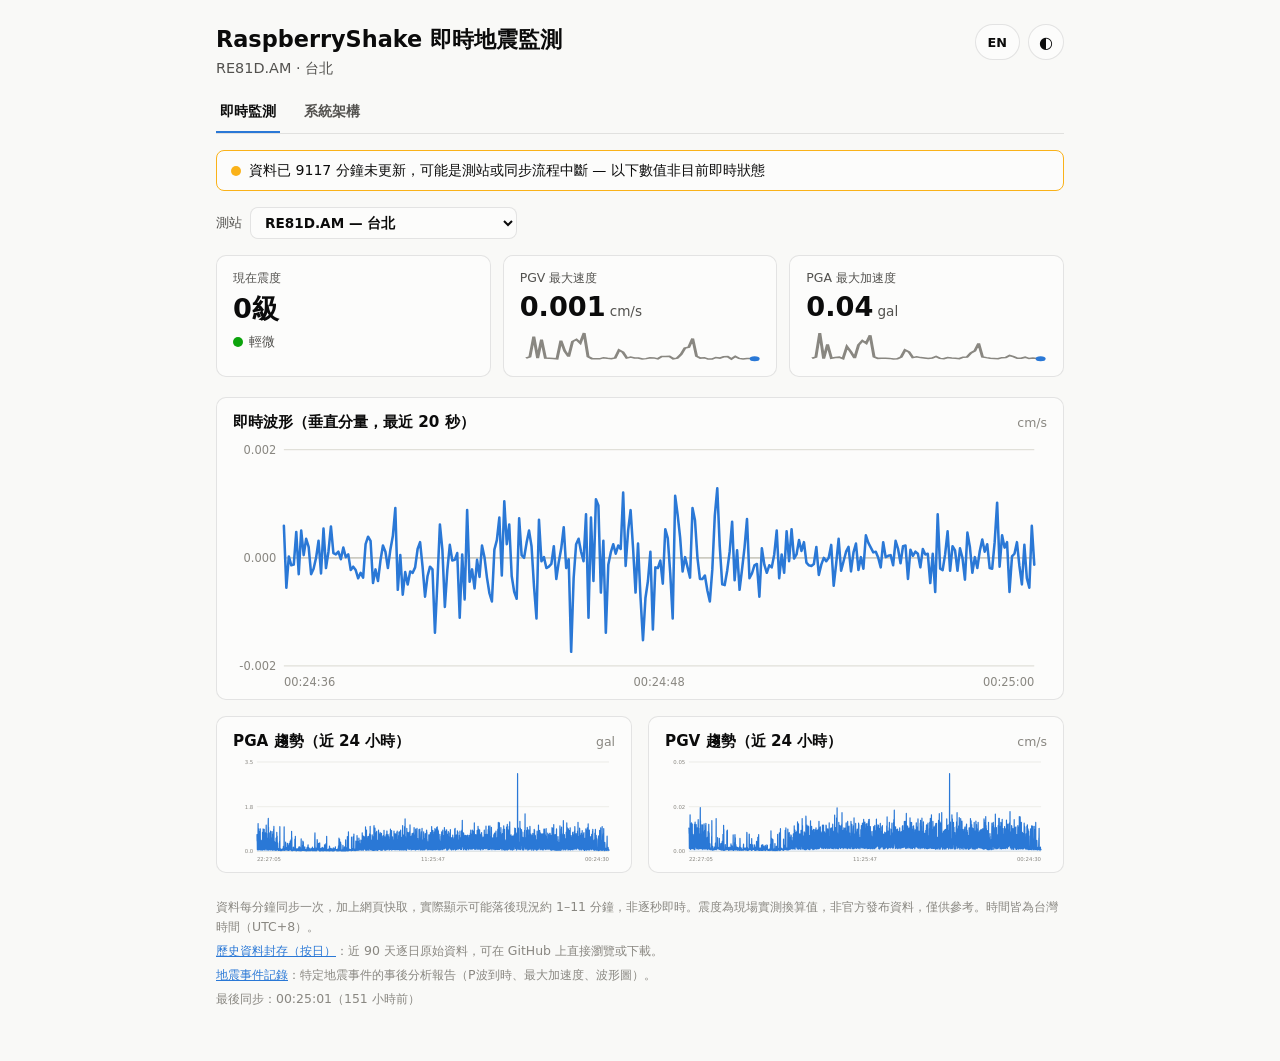
<file: index.html>
<!doctype html>
<html lang="zh-Hant">
<head>
<meta charset="utf-8">
<meta name="viewport" content="width=device-width, initial-scale=1">
<title>RaspberryShake 即時地震監測</title>
<meta name="description" content="RaspberryShake 地震儀即時 PGA / PGV / 波形監測儀表板">
<link rel="icon" href="data:image/svg+xml,<svg xmlns=%22http://www.w3.org/2000/svg%22 viewBox=%220 0 100 100%22><text y=%22.9em%22 font-size=%2290%22>🌐</text></svg>">
<link rel="stylesheet" href="assets/style.css">
</head>
<body>
<div class="page">

  <header class="site-header">
    <div class="title-block">
      <h1><span lang="zh-Hant">RaspberryShake 即時地震監測</span><span lang="en">RaspberryShake Live Seismic Monitor</span></h1>
      <p class="subtitle" id="station-line"><span lang="zh-Hant">載入中…</span><span lang="en">Loading…</span></p>
    </div>
    <div class="header-controls">
      <button id="lang-toggle" class="lang-toggle" type="button" aria-label="Switch language / 切換語言">EN</button>
      <button id="theme-toggle" class="theme-toggle" type="button" aria-label="切換深色/淺色主題">◐</button>
    </div>
  </header>

  <div class="tab-nav" role="tablist" aria-label="頁面切換">
    <button class="tab-btn" id="tab-btn-dashboard" role="tab" aria-selected="true" aria-controls="panel-dashboard" type="button"><span lang="zh-Hant">即時監測</span><span lang="en">Live Dashboard</span></button>
    <button class="tab-btn" id="tab-btn-architecture" role="tab" aria-selected="false" aria-controls="panel-architecture" type="button"><span lang="zh-Hant">系統架構</span><span lang="en">Architecture</span></button>
  </div>

  <div id="stale-banner" class="stale-banner" hidden>
    <span class="status-dot status-warning" aria-hidden="true"></span>
    <span id="stale-text"></span>
  </div>

  <main id="panel-dashboard" class="tab-panel" role="tabpanel" aria-labelledby="tab-btn-dashboard">
    <div class="station-picker">
      <label for="station-select"><span lang="zh-Hant">測站</span><span lang="en">Station</span></label>
      <select id="station-select"></select>
    </div>

    <section class="kpi-row" aria-label="即時測值">
      <div class="stat-tile">
        <div class="stat-label"><span lang="zh-Hant">現在震度</span><span lang="en">Current Intensity</span></div>
        <div class="stat-value" id="tile-intensity">—</div>
        <div class="stat-badge" id="tile-intensity-badge"></div>
      </div>
      <div class="stat-tile">
        <div class="stat-label"><span lang="zh-Hant">PGV 最大速度</span><span lang="en">PGV Peak Velocity</span></div>
        <div class="stat-value"><span id="tile-pgv">—</span><span class="stat-unit">cm/s</span></div>
        <svg class="sparkline" id="spark-pgv" viewBox="0 0 120 32" preserveAspectRatio="none"></svg>
      </div>
      <div class="stat-tile">
        <div class="stat-label"><span lang="zh-Hant">PGA 最大加速度</span><span lang="en">PGA Peak Acceleration</span></div>
        <div class="stat-value"><span id="tile-pga">—</span><span class="stat-unit">gal</span></div>
        <svg class="sparkline" id="spark-pga" viewBox="0 0 120 32" preserveAspectRatio="none"></svg>
      </div>
    </section>

    <section class="chart-card" aria-label="即時波形">
      <div class="chart-card-head">
        <h2><span lang="zh-Hant">即時波形（垂直分量，最近 20 秒）</span><span lang="en">Live Waveform (vertical component, last 20s)</span></h2>
        <span class="chart-unit">cm/s</span>
      </div>
      <div class="chart-wrap">
        <svg id="chart-waveform" class="chart-svg" viewBox="0 0 640 200" preserveAspectRatio="none"></svg>
        <div class="tooltip" id="tooltip-waveform" hidden></div>
      </div>
    </section>

    <section class="chart-grid">
      <div class="chart-card" aria-label="PGA 趨勢">
        <div class="chart-card-head">
          <h2><span lang="zh-Hant">PGA 趨勢（近 24 小時）</span><span lang="en">PGA Trend (last 24h)</span></h2>
          <span class="chart-unit">gal</span>
        </div>
        <div class="chart-wrap">
          <svg id="chart-pga" class="chart-svg" viewBox="0 0 640 180" preserveAspectRatio="none"></svg>
          <div class="tooltip" id="tooltip-pga" hidden></div>
        </div>
      </div>
      <div class="chart-card" aria-label="PGV 趨勢">
        <div class="chart-card-head">
          <h2><span lang="zh-Hant">PGV 趨勢（近 24 小時）</span><span lang="en">PGV Trend (last 24h)</span></h2>
          <span class="chart-unit">cm/s</span>
        </div>
        <div class="chart-wrap">
          <svg id="chart-pgv" class="chart-svg" viewBox="0 0 640 180" preserveAspectRatio="none"></svg>
          <div class="tooltip" id="tooltip-pgv" hidden></div>
        </div>
      </div>
    </section>
  </main>

  <section id="panel-architecture" class="tab-panel architecture" role="tabpanel" aria-labelledby="tab-btn-architecture" hidden>

  <div lang="zh-Hant">
    <p class="arch-intro">
      這個網站背後是一套跑在 Raspberry Pi 4 上的簡化版地震早期預警（EEW）系統，
      核心是 <a href="http://www.earthwormcentral.org/" target="_blank" rel="noopener">Earthworm</a>
      8.0——地震學界行之有年的開源即時地震資料處理框架，用 Docker 容器化部署
      （ARM64）。系統即時接收 RaspberryShake RE81D 地震儀的資料，同時跑三層告警
      （單站 onsite 快報、測站即時震度、多站協同的網路型 EEW 解算）。
      <strong>這個網站顯示的 PGA / PGV / 波形，是這套系統其中一條資料支線的公開
      輸出</strong>，不是獨立產品。完整版見
      <a href="https://github.com/drewhui/RASPBERRYSHAKE_CCU/blob/main/ARCHITECTURE.md">ARCHITECTURE.md</a>。
    </p>

    <div class="chart-card">
      <div class="chart-card-head"><h2>資料來源</h2></div>
      <ul class="arch-list">
        <li><strong>RaspberryShake RE81D</strong>（RS1D 型號，單一垂直分量檢波器，100 sps）：跟 Pi 在同一個區域網路，透過 SeedLink 協定即時串流波形——這是本站顯示資料的來源。</li>
        <li><strong>IRIS 遠端測站</strong>（中央氣象署寬頻地動觀測網 TW 網 + IU 網 TATO 站）：透過網際網路連到 IRIS 的 SeedLink 伺服器拉取即時資料，提供多站定位 / 規模估算所需的額外測站，不是本站顯示的對象，但共用同一套 Earthworm 處理鏈。</li>
      </ul>
    </div>

    <div class="chart-card">
      <div class="chart-card-head"><h2>Earthworm 核心架構</h2></div>
      <p>Earthworm 用「共享記憶體環（ring）+ 多個獨立小程式（module）」的模型運作：每個 module 是獨立 process，讀寫特定的 ring，靠 ring 裡不同類型的訊息（波形、pick、事件⋯）溝通，彼此不直接呼叫。目前跑的 module（依啟動順序）：</p>
      <div class="table-wrap">
        <table class="arch-table">
          <thead><tr><th>Module</th><th>角色</th></tr></thead>
          <tbody>
            <tr><td><code>statmgr</code></td><td>系統心跳 / 健康監控</td></tr>
            <tr><td><code>slink2ew</code> ×2</td><td>SeedLink 客戶端，一個接 IRIS 遠端測站、一個接本地 RaspberryShake，寫入 <code>WAVE_RING</code></td></tr>
            <tr><td><code>pick_ew</code></td><td>波形挑波（picking）：STA/LTA 演算法即時偵測 P 波到時，同時算出 onsite 快報用的 Pa/Pv/Pd/τc，寫入 <code>PICK_RING</code></td></tr>
            <tr><td><code>tcpd</code></td><td>多站協同（coincidence）關聯：比對多測站 P 波 pick，達門檻站數才組成事件解，估算震央與規模（Mpd），寫入 <code>EEW_RING</code></td></tr>
            <tr><td><code>dcsn_xml</code></td><td>把 <code>tcpd</code> 的事件解格式化成 EEW 警報 XML</td></tr>
            <tr><td><code>wave_serverV</code></td><td>波形環狀歸檔，供外部工具（如 Swarm）查詢 / 繪圖</td></tr>
            <tr><td><code>diskmgr</code> / <code>copystatus</code></td><td>磁碟空間管理、狀態訊息轉發到 <code>HYPO_RING</code></td></tr>
          </tbody>
        </table>
      </div>
    </div>

    <div class="chart-card">
      <div class="chart-card-head"><h2>資料流程（RaspberryShake → 這個網站）</h2></div>
      <div class="pipeline">
        <div class="pipe-box">RaspberryShake RE81D<br><span class="pipe-sub">SHZ, 100sps</span></div>
        <div class="pipe-arrow">SeedLink →</div>
        <div class="pipe-box">slink2ew<br><span class="pipe-sub">第二個實例</span></div>
        <div class="pipe-arrow">→</div>
        <div class="pipe-box">WAVE_RING</div>
      </div>
      <div class="pipeline pipeline-branch">
        <div class="pipe-arrow">↓</div>
      </div>
      <div class="pipeline">
        <div class="pipe-box">pick_ew<br><span class="pipe-sub">P 波挑波 + onsite</span></div>
        <div class="pipe-arrow">→</div>
        <div class="pipe-box">tcpd → dcsn_xml<br><span class="pipe-sub">多站定位 / 規模</span></div>
        <div class="pipe-arrow">→</div>
        <div class="pipe-box">station_watch.py<br><span class="pipe-sub">即時 PGV/PGA、CWB 震度</span></div>
      </div>
      <div class="pipeline">
        <div class="pipe-arrow">↓</div>
      </div>
      <div class="pipeline">
        <div class="pipe-box">本站快照 + 趨勢 + 逐日封存</div>
        <div class="pipe-arrow">→</div>
        <div class="pipe-box">dashboard_push.sh<br><span class="pipe-sub">host cron，每分鐘</span></div>
        <div class="pipe-arrow">→</div>
        <div class="pipe-box">GitHub Pages<br><span class="pipe-sub">這個網站</span></div>
      </div>
    </div>

    <div class="chart-card">
      <div class="chart-card-head"><h2>三層告警（由快到慢，由單站到多站）</h2></div>
      <ol class="arch-list arch-list-ordered">
        <li><strong>Onsite τc-Pd 快報</strong>——<code>pick_ew</code> 每完成一個 P 波 pick 就順便算出 Pa/Pv/Pd/τc，套用 Wu &amp; Kanamori 準則（Pd、τc 同時超過門檻）判斷是否可能是具破壞力的地震。單一測站、P 波到站後數秒內就有結果，是最快但誤報率也最高的一層。</li>
        <li><strong>測站即時震度</strong>——自訂的 <code>station_watch.py</code>（不是 Earthworm 內建，用 PyEW 直接讀 <code>WAVE_RING</code>）即時把原始計數值換算成地動速度，量測 PGV，再微分成 PGA，對照中央氣象署 2020 震度分級表。這是「量出來的」不是預測，不會錯，只受限於資料延遲（本地 RaspberryShake 約 1–2 秒，IRIS 遠端站約 10–20 秒）。</li>
        <li><strong>網路型 EEW</strong>——<code>tcpd</code> 需要多個測站的 P 波 pick 互相吻合（到時、距離都在門檻內）才會組成一組解，<code>dcsn_xml</code> 再轉成正式 XML 警報。這層最穩定（多站交叉驗證），但也最慢，且需要數個測站同時觸發才能運作——單靠這一台 RaspberryShake 無法獨立完成，解算結果不在這個網站顯示範圍內。</li>
      </ol>
    </div>

    <div class="chart-card">
      <div class="chart-card-head"><h2>已知限制</h2></div>
      <ul class="arch-list">
        <li>RaspberryShake RE81D 是 RS1D 型號，硬體上只有一個垂直分量檢波器，沒有水平分量、沒有強震型加速度計——4 級以上的量測可能因訊號削波而失真。</li>
        <li>測站位置只標示大略城市，不公開精確座標。</li>
        <li>GitHub Pages 的 CDN 對資料檔另有最長 10 分鐘快取，實際顯示會落後現況約 1–11 分鐘。</li>
      </ul>
    </div>
  </div>

  <div lang="en">
    <p class="arch-intro">
      This site is the public face of a simplified earthquake early warning (EEW)
      system running on a Raspberry Pi 4, built around
      <a href="http://www.earthwormcentral.org/" target="_blank" rel="noopener">Earthworm</a>
      8.0 — a long-established open-source real-time seismic data processing
      framework in the seismology community, deployed in Docker (ARM64). The
      system ingests live data from a RaspberryShake RE81D seismometer and
      runs three alert tiers concurrently (single-station onsite alerting,
      per-station real-time intensity, and multi-station network EEW
      solutions).
      <strong>The PGA / PGV / waveform data shown on this site is the public
      output of just one branch of that pipeline</strong>, not a standalone
      product. Full write-up:
      <a href="https://github.com/drewhui/RASPBERRYSHAKE_CCU/blob/main/ARCHITECTURE.md">ARCHITECTURE.md</a>.
    </p>

    <div class="chart-card">
      <div class="chart-card-head"><h2>Data Sources</h2></div>
      <ul class="arch-list">
        <li><strong>RaspberryShake RE81D</strong> (RS1D model, single vertical-component geophone, 100 sps): on the same local network as the Pi, streamed live over the SeedLink protocol — this is the source of the data shown on this site.</li>
        <li><strong>Remote IRIS stations</strong> (Taiwan CWA broadband network TW + IU network's TATO station): pulled live over the internet from IRIS's SeedLink server, providing the extra stations needed for multi-station location / magnitude estimation. Not shown on this site, but processed through the same Earthworm pipeline.</li>
      </ul>
    </div>

    <div class="chart-card">
      <div class="chart-card-head"><h2>Earthworm Core Architecture</h2></div>
      <p>Earthworm runs on a "shared-memory ring + independent small programs (modules)" model: each module is its own process, reading and writing specific rings, communicating via typed messages on the ring (waveform, pick, event…) rather than calling each other directly. Modules currently running (in startup order):</p>
      <div class="table-wrap">
        <table class="arch-table">
          <thead><tr><th>Module</th><th>Role</th></tr></thead>
          <tbody>
            <tr><td><code>statmgr</code></td><td>System heartbeat / health monitoring</td></tr>
            <tr><td><code>slink2ew</code> ×2</td><td>SeedLink clients — one for the remote IRIS stations, one for the local RaspberryShake — writing into <code>WAVE_RING</code></td></tr>
            <tr><td><code>pick_ew</code></td><td>Waveform picking: an STA/LTA algorithm detects P-wave arrivals in real time, also computing Pa/Pv/Pd/τc for onsite alerting, writing into <code>PICK_RING</code></td></tr>
            <tr><td><code>tcpd</code></td><td>Multi-station coincidence association: correlates P-wave picks across stations, forms an event solution once enough stations agree, estimates epicenter and magnitude (Mpd), writing into <code>EEW_RING</code></td></tr>
            <tr><td><code>dcsn_xml</code></td><td>Formats <code>tcpd</code>'s event solutions into EEW alert XML</td></tr>
            <tr><td><code>wave_serverV</code></td><td>Ring-buffer waveform archive, queryable by external tools (e.g. Swarm)</td></tr>
            <tr><td><code>diskmgr</code> / <code>copystatus</code></td><td>Disk space management, status message relay to <code>HYPO_RING</code></td></tr>
          </tbody>
        </table>
      </div>
    </div>

    <div class="chart-card">
      <div class="chart-card-head"><h2>Data Flow (RaspberryShake → this site)</h2></div>
      <div class="pipeline">
        <div class="pipe-box">RaspberryShake RE81D<br><span class="pipe-sub">SHZ, 100sps</span></div>
        <div class="pipe-arrow">SeedLink →</div>
        <div class="pipe-box">slink2ew<br><span class="pipe-sub">2nd instance</span></div>
        <div class="pipe-arrow">→</div>
        <div class="pipe-box">WAVE_RING</div>
      </div>
      <div class="pipeline pipeline-branch">
        <div class="pipe-arrow">↓</div>
      </div>
      <div class="pipeline">
        <div class="pipe-box">pick_ew<br><span class="pipe-sub">P-pick + onsite</span></div>
        <div class="pipe-arrow">→</div>
        <div class="pipe-box">tcpd → dcsn_xml<br><span class="pipe-sub">multi-station location / magnitude</span></div>
        <div class="pipe-arrow">→</div>
        <div class="pipe-box">station_watch.py<br><span class="pipe-sub">real-time PGV/PGA, CWA intensity</span></div>
      </div>
      <div class="pipeline">
        <div class="pipe-arrow">↓</div>
      </div>
      <div class="pipeline">
        <div class="pipe-box">This site's snapshot + trend + daily archive</div>
        <div class="pipe-arrow">→</div>
        <div class="pipe-box">dashboard_push.sh<br><span class="pipe-sub">host cron, every minute</span></div>
        <div class="pipe-arrow">→</div>
        <div class="pipe-box">GitHub Pages<br><span class="pipe-sub">this site</span></div>
      </div>
    </div>

    <div class="chart-card">
      <div class="chart-card-head"><h2>Three Alert Tiers (fast to slow, single-station to multi-station)</h2></div>
      <ol class="arch-list arch-list-ordered">
        <li><strong>Onsite τc-Pd alert</strong> — every time <code>pick_ew</code> completes a P-wave pick, it also computes Pa/Pv/Pd/τc, applying the Wu &amp; Kanamori criterion (Pd and τc both above threshold) to judge whether the event may be damaging. Single-station, results within seconds of the P wave arriving — the fastest tier, but also the one with the highest false-alarm rate.</li>
        <li><strong>Per-station real-time intensity</strong> — a custom <code>station_watch.py</code> (not built into Earthworm, reads <code>WAVE_RING</code> directly via PyEW) converts raw counts to ground velocity in real time, measuring PGV, differentiating it into PGA, and mapping against Taiwan CWA's 2020 intensity scale. This is a direct measurement, not a prediction — it can't be "wrong" in that sense, only limited by data latency (~1–2s for the local RaspberryShake, ~10–20s for the remote IRIS stations).</li>
        <li><strong>Network EEW</strong> — <code>tcpd</code> requires P-wave picks from multiple stations to be mutually consistent (arrival time and distance both within threshold) before forming a solution; <code>dcsn_xml</code> then converts it into a formal XML alert. This is the most stable tier (cross-validated across stations), but also the slowest, and needs several stations to trigger together — a single RaspberryShake can't produce this on its own, and its output isn't shown on this site.</li>
      </ol>
    </div>

    <div class="chart-card">
      <div class="chart-card-head"><h2>Known Limitations</h2></div>
      <ul class="arch-list">
        <li>The RaspberryShake RE81D is an RS1D model — hardware-wise it has only a single vertical-component geophone, no horizontal components, and no strong-motion accelerometer, so readings above roughly intensity level 4 may be distorted by signal clipping.</li>
        <li>Station location is shown at city-level only — precise coordinates aren't published.</li>
        <li>GitHub Pages' CDN caches the data files for up to 10 minutes on top of the push interval, so the displayed data can lag reality by roughly 1–11 minutes.</li>
      </ul>
    </div>
  </div>

  </section>

  <footer class="site-footer">
    <p lang="zh-Hant">資料每分鐘同步一次，加上網頁快取，實際顯示可能落後現況約 1–11 分鐘，非逐秒即時。震度為現場實測換算值，非官方發布資料，僅供參考。時間皆為台灣時間（UTC+8）。</p>
    <p lang="en">Data is synced once a minute; combined with page caching, the display may lag reality by roughly 1–11 minutes — this is not second-by-second real time. Intensity values are derived from on-site measurement, not official published data, for reference only. All times are Taiwan Time (UTC+8).</p>
    <p lang="zh-Hant"><a href="https://github.com/drewhui/RASPBERRYSHAKE_CCU/tree/main/data/archive">歷史資料封存（按日）</a>：近 90 天逐日原始資料，可在 GitHub 上直接瀏覽或下載。</p>
    <p lang="en"><a href="https://github.com/drewhui/RASPBERRYSHAKE_CCU/tree/main/data/archive">Historical data archive (daily)</a>: raw daily data for the last 90 days, browsable or downloadable directly on GitHub.</p>
    <p lang="zh-Hant"><a href="events/">地震事件記錄</a>：特定地震事件的事後分析報告（P波到時、最大加速度、波形圖）。</p>
    <p lang="en"><a href="events/">Earthquake event reports</a>: post-event analysis for specific earthquakes (P-wave arrival, peak acceleration, waveform plots).</p>
    <p id="updated-line">—</p>
  </footer>

</div>
<script src="assets/app.js"></script>
</body>
</html>
</file>
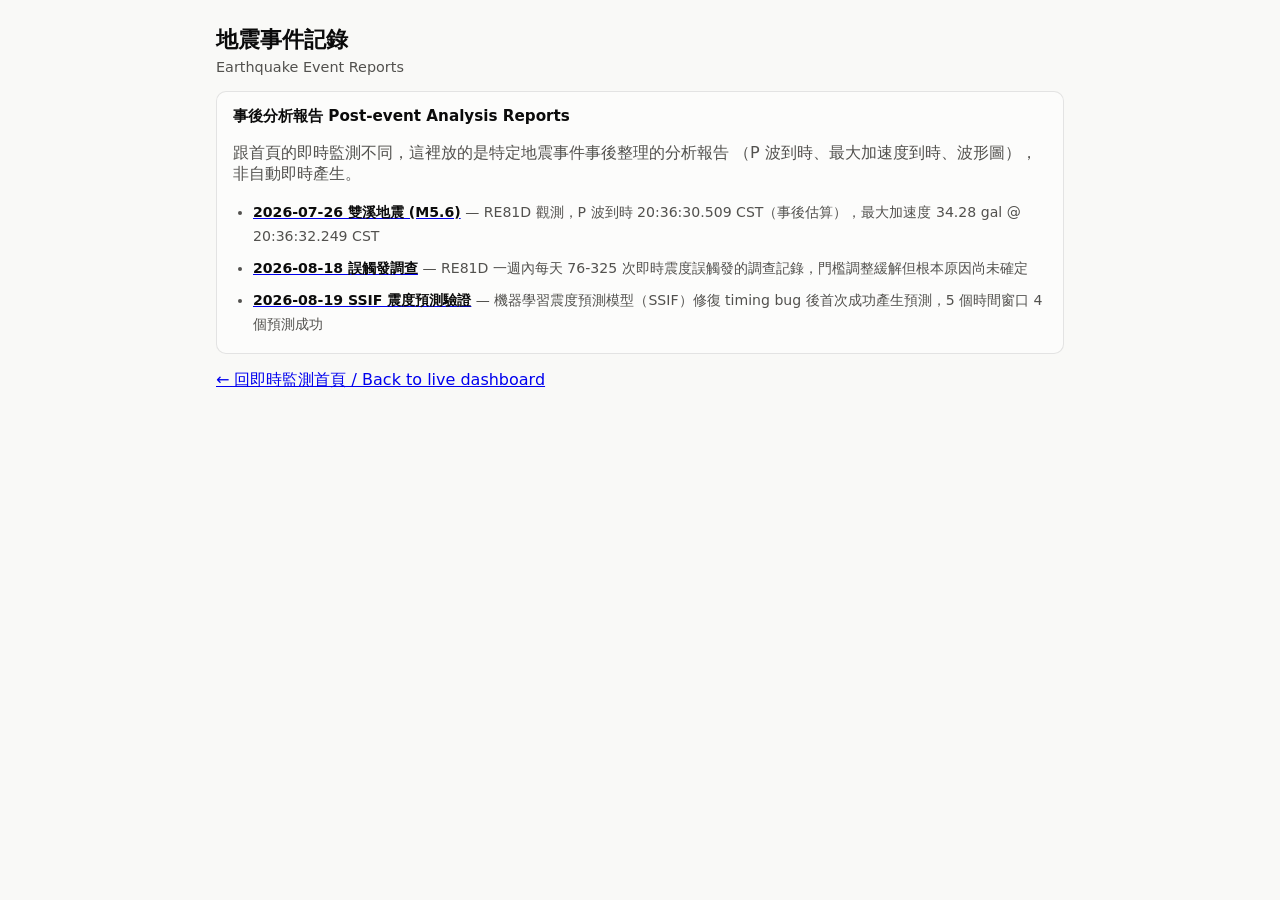
<file: events/index.html>
<!doctype html>
<html lang="zh-Hant">
<head>
<meta charset="utf-8">
<meta name="viewport" content="width=device-width, initial-scale=1">
<title>地震事件記錄 — RaspberryShake 即時地震監測</title>
<meta name="description" content="RaspberryShake RE81D 觀測到的地震事件記錄列表">
<link rel="icon" href="data:image/svg+xml,<svg xmlns=%22http://www.w3.org/2000/svg%22 viewBox=%220 0 100 100%22><text y=%22.9em%22 font-size=%2290%22>🌐</text></svg>">
<link rel="stylesheet" href="../assets/style.css">
</head>
<body>
<div class="page">

  <header class="site-header">
    <div class="title-block">
      <h1>地震事件記錄</h1>
      <p class="subtitle">Earthquake Event Reports</p>
    </div>
  </header>

  <div class="chart-card">
    <div class="chart-card-head"><h2>事後分析報告 Post-event Analysis Reports</h2></div>
    <p style="color:var(--text-secondary)">跟首頁的即時監測不同，這裡放的是特定地震事件事後整理的分析報告
    （P 波到時、最大加速度到時、波形圖），非自動即時產生。</p>
    <ul class="arch-list">
      <li>
        <a href="2026-07-26-shuangxi-m5.6/"><strong>2026-07-26 雙溪地震 (M5.6)</strong></a>
        — RE81D 觀測，P 波到時 20:36:30.509 CST（事後估算），最大加速度 34.28 gal @ 20:36:32.249 CST
      </li>
      <li>
        <a href="2026-08-18-false-trigger-investigation/"><strong>2026-08-18 誤觸發調查</strong></a>
        — RE81D 一週內每天 76-325 次即時震度誤觸發的調查記錄，門檻調整緩解但根本原因尚未確定
      </li>
      <li>
        <a href="2026-08-19-ssif-prediction-validation/"><strong>2026-08-19 SSIF 震度預測驗證</strong></a>
        — 機器學習震度預測模型（SSIF）修復 timing bug 後首次成功產生預測，5 個時間窗口 4 個預測成功
      </li>
    </ul>
  </div>

  <p><a href="../">&larr; 回即時監測首頁 / Back to live dashboard</a></p>

</div>
</body>
</html>
</file>
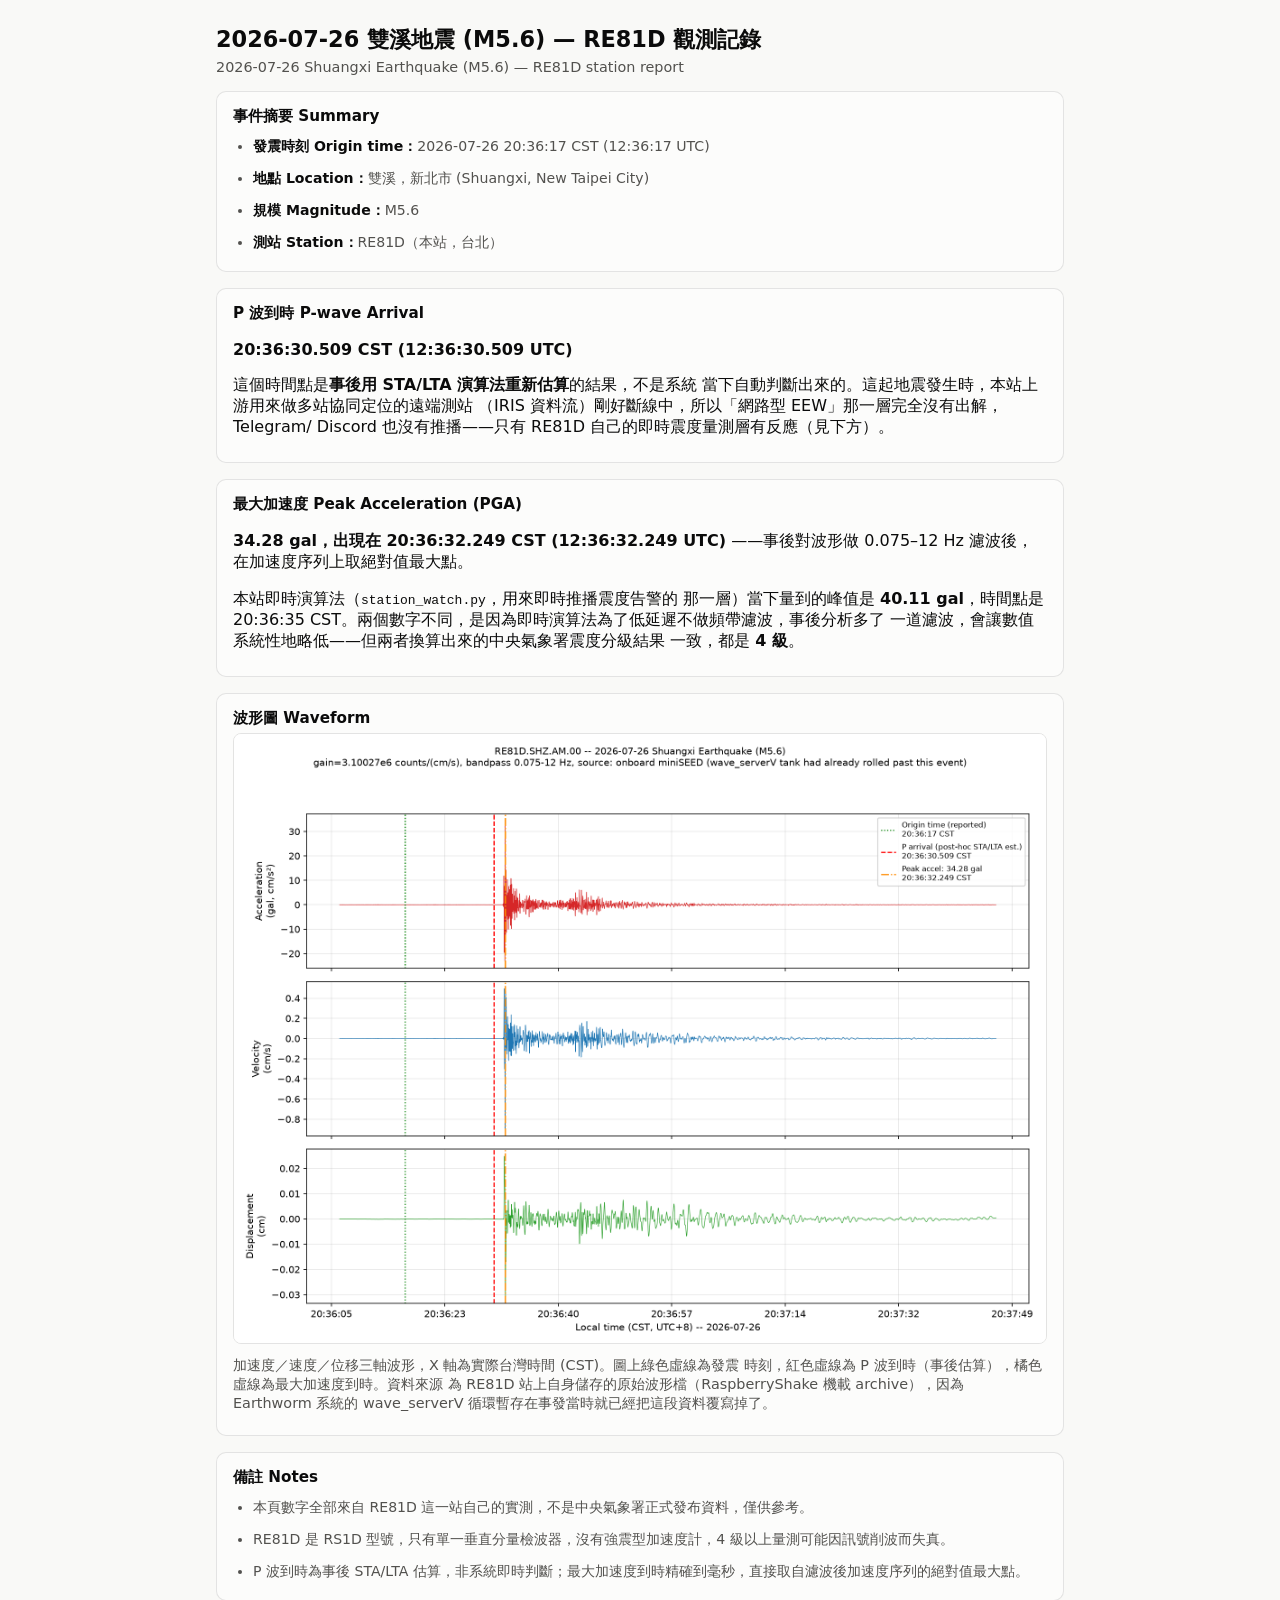
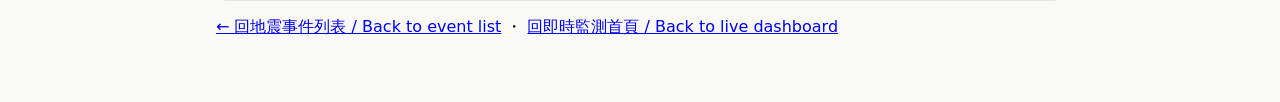
<file: events/2026-07-26-shuangxi-m5.6/index.html>
<!doctype html>
<html lang="zh-Hant">
<head>
<meta charset="utf-8">
<meta name="viewport" content="width=device-width, initial-scale=1">
<title>2026-07-26 雙溪地震 (M5.6) — RE81D 觀測記錄</title>
<meta name="description" content="RaspberryShake RE81D 對 2026-07-26 雙溪地震 (M5.6) 的觀測記錄：P波到時、最大加速度、震度分級">
<link rel="icon" href="data:image/svg+xml,<svg xmlns=%22http://www.w3.org/2000/svg%22 viewBox=%220 0 100 100%22><text y=%22.9em%22 font-size=%2290%22>🌐</text></svg>">
<link rel="stylesheet" href="../../assets/style.css">
</head>
<body>
<div class="page">

  <header class="site-header">
    <div class="title-block">
      <h1>2026-07-26 雙溪地震 (M5.6) — RE81D 觀測記錄</h1>
      <p class="subtitle">2026-07-26 Shuangxi Earthquake (M5.6) — RE81D station report</p>
    </div>
  </header>

  <div class="chart-card">
    <div class="chart-card-head"><h2>事件摘要 Summary</h2></div>
    <ul class="arch-list">
      <li><strong>發震時刻 Origin time：</strong>2026-07-26 20:36:17 CST (12:36:17 UTC)</li>
      <li><strong>地點 Location：</strong>雙溪，新北市 (Shuangxi, New Taipei City)</li>
      <li><strong>規模 Magnitude：</strong>M5.6</li>
      <li><strong>測站 Station：</strong>RE81D（本站，台北）</li>
    </ul>
  </div>

  <div class="chart-card">
    <div class="chart-card-head"><h2>P 波到時 P-wave Arrival</h2></div>
    <p><strong>20:36:30.509 CST (12:36:30.509 UTC)</strong></p>
    <p>這個時間點是<strong>事後用 STA/LTA 演算法重新估算</strong>的結果，不是系統
    當下自動判斷出來的。這起地震發生時，本站上游用來做多站協同定位的遠端測站
    （IRIS 資料流）剛好斷線中，所以「網路型 EEW」那一層完全沒有出解，Telegram/
    Discord 也沒有推播——只有 RE81D 自己的即時震度量測層有反應（見下方）。</p>
    <p lang="en" style="color:var(--text-secondary)">This is a <strong>post-hoc
    estimate</strong> (classic STA/LTA on the bandpass-filtered waveform), not a
    live system determination — the network-EEW tier had no upstream station
    data at the time (an external feed was down) and never produced a solution
    for this event.</p>
  </div>

  <div class="chart-card">
    <div class="chart-card-head"><h2>最大加速度 Peak Acceleration (PGA)</h2></div>
    <p><strong>34.28 gal，出現在 20:36:32.249 CST (12:36:32.249 UTC)</strong>
    ——事後對波形做 0.075–12 Hz 濾波後，在加速度序列上取絕對值最大點。</p>
    <p>本站即時演算法（<code>station_watch.py</code>，用來即時推播震度告警的
    那一層）當下量到的峰值是 <strong>40.11 gal</strong>，時間點是 20:36:35
    CST。兩個數字不同，是因為即時演算法為了低延遲不做頻帶濾波，事後分析多了
    一道濾波，會讓數值系統性地略低——但兩者換算出來的中央氣象署震度分級結果
    一致，都是 <strong>4 級</strong>。</p>
    <p lang="en" style="color:var(--text-secondary)">The real-time onsite
    algorithm measured a peak of 40.11 gal (unfiltered, optimized for low
    latency); this offline, bandpass-filtered reanalysis gives 34.28 gal.
    Both classify as CWA intensity level 4 — the discrepancy is purely a
    filtering-methodology difference, not a data or calibration error.</p>
  </div>

  <div class="chart-card">
    <div class="chart-card-head"><h2>波形圖 Waveform</h2></div>
    <img src="waveform_RE81D.png" alt="RE81D acceleration/velocity/displacement waveform for the 2026-07-26 Shuangxi M5.6 earthquake, with origin time, P-wave arrival, and peak acceleration marked" style="max-width:100%; height:auto; border-radius:8px; border:1px solid var(--border);">
    <p style="color:var(--text-secondary); font-size:0.9rem; margin-top:8px">
    加速度／速度／位移三軸波形，X 軸為實際台灣時間 (CST)。圖上綠色虛線為發震
    時刻，紅色虛線為 P 波到時（事後估算），橘色虛線為最大加速度到時。資料來源
    為 RE81D 站上自身儲存的原始波形檔（RaspberryShake 機載 archive），因為
    Earthworm 系統的 wave_serverV 循環暫存在事發當時就已經把這段資料覆寫掉了。
    </p>
  </div>

  <div class="chart-card">
    <div class="chart-card-head"><h2>備註 Notes</h2></div>
    <ul class="arch-list">
      <li>本頁數字全部來自 RE81D 這一站自己的實測，不是中央氣象署正式發布資料，僅供參考。</li>
      <li>RE81D 是 RS1D 型號，只有單一垂直分量檢波器，沒有強震型加速度計，4 級以上量測可能因訊號削波而失真。</li>
      <li>P 波到時為事後 STA/LTA 估算，非系統即時判斷；最大加速度到時精確到毫秒，直接取自濾波後加速度序列的絕對值最大點。</li>
    </ul>
  </div>

  <p><a href="../">&larr; 回地震事件列表 / Back to event list</a> ・
  <a href="../../">回即時監測首頁 / Back to live dashboard</a></p>

</div>
</body>
</html>
</file>
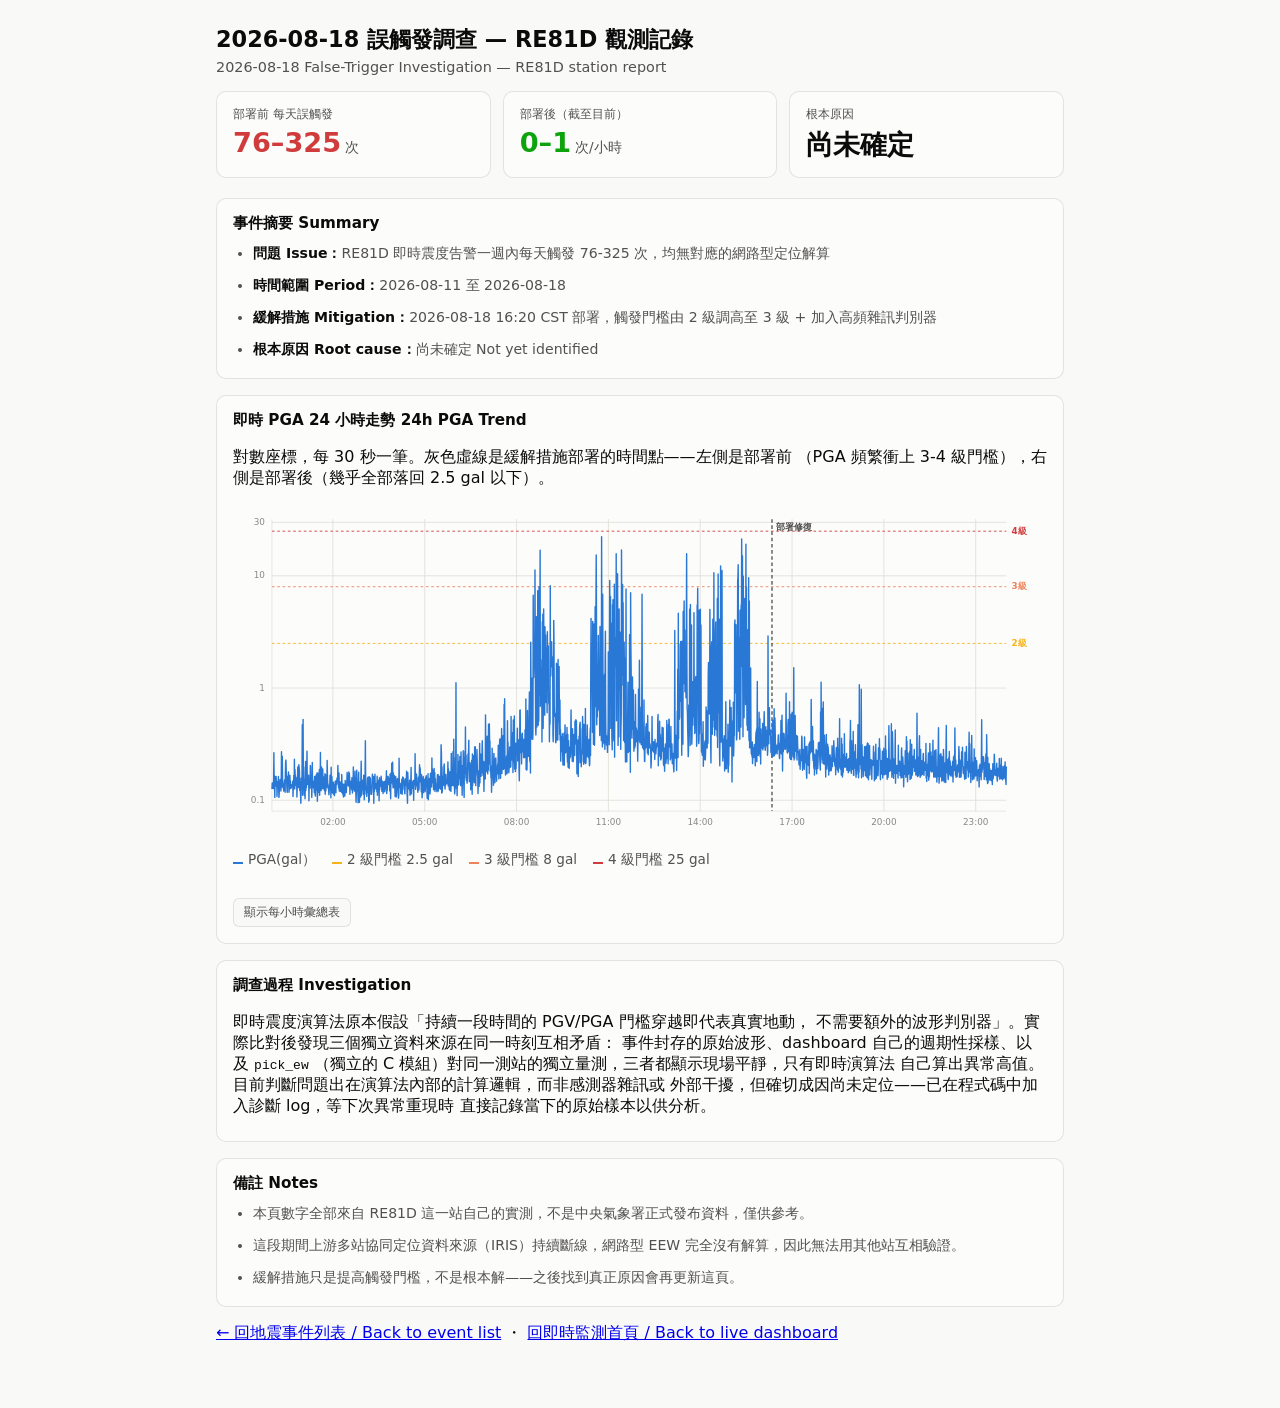
<file: events/2026-08-18-false-trigger-investigation/index.html>
<!doctype html>
<html lang="zh-Hant">
<head>
<meta charset="utf-8">
<meta name="viewport" content="width=device-width, initial-scale=1">
<title>2026-08-18 誤觸發調查 — RE81D 觀測記錄</title>
<meta name="description" content="RE81D 一週內每天 100-300 次即時震度誤觸發的調查記錄與緩解措施">
<link rel="icon" href="data:image/svg+xml,<svg xmlns=%22http://www.w3.org/2000/svg%22 viewBox=%220 0 100 100%22><text y=%22.9em%22 font-size=%2290%22>🌐</text></svg>">
<link rel="stylesheet" href="../../assets/style.css">
</head>
<body>
<div class="page">

  <header class="site-header">
    <div class="title-block">
      <h1>2026-08-18 誤觸發調查 — RE81D 觀測記錄</h1>
      <p class="subtitle">2026-08-18 False-Trigger Investigation — RE81D station report</p>
    </div>
  </header>

  <section class="kpi-row" aria-label="重點結果">
    <div class="stat-tile">
      <div class="stat-label">部署前 每天誤觸發</div>
      <div class="stat-value" style="color:var(--status-critical);">76–325<span class="stat-unit">次</span></div>
    </div>
    <div class="stat-tile">
      <div class="stat-label">部署後（截至目前）</div>
      <div class="stat-value" style="color:var(--status-good);">0–1<span class="stat-unit">次/小時</span></div>
    </div>
    <div class="stat-tile">
      <div class="stat-label">根本原因</div>
      <div class="stat-value">尚未確定</div>
    </div>
  </section>

  <div class="chart-card">
    <div class="chart-card-head"><h2>事件摘要 Summary</h2></div>
    <ul class="arch-list">
      <li><strong>問題 Issue：</strong>RE81D 即時震度告警一週內每天觸發 76-325 次，均無對應的網路型定位解算</li>
      <li><strong>時間範圍 Period：</strong>2026-08-11 至 2026-08-18</li>
      <li><strong>緩解措施 Mitigation：</strong>2026-08-18 16:20 CST 部署，觸發門檻由 2 級調高至 3 級 + 加入高頻雜訊判別器</li>
      <li><strong>根本原因 Root cause：</strong>尚未確定 Not yet identified</li>
    </ul>
  </div>

  <div class="chart-card">
    <div class="chart-card-head"><h2>即時 PGA 24 小時走勢 24h PGA Trend</h2></div>
    <p>對數座標，每 30 秒一筆。灰色虛線是緩解措施部署的時間點——左側是部署前
    （PGA 頻繁衝上 3-4 級門檻），右側是部署後（幾乎全部落回 2.5 gal 以下）。</p>
    <div class="chart-wrap" style="position:relative; overflow-x:auto;">
      <svg id="chart" viewBox="0 0 920 380" preserveAspectRatio="xMidYMid meet" style="display:block; width:100%; height:auto;"></svg>
      <div class="tooltip" id="tooltip" style="display:none; position:absolute; pointer-events:none; background:var(--surface-1); border:1px solid var(--border); border-radius:6px; padding:8px 10px; font-size:11.5px; line-height:1.6; color:var(--text-primary); box-shadow:0 4px 12px rgba(0,0,0,0.15); white-space:nowrap;"></div>
    </div>
    <p style="color:var(--text-secondary); font-size:0.85rem; margin-top:10px; display:flex; gap:16px; flex-wrap:wrap;">
      <span><span style="display:inline-block;width:10px;height:2px;background:var(--series-1);margin-right:5px;"></span>PGA(gal）</span>
      <span><span style="display:inline-block;width:10px;height:2px;background:var(--status-warning);margin-right:5px;"></span>2 級門檻 2.5 gal</span>
      <span><span style="display:inline-block;width:10px;height:2px;background:var(--status-serious);margin-right:5px;"></span>3 級門檻 8 gal</span>
      <span><span style="display:inline-block;width:10px;height:2px;background:var(--status-critical);margin-right:5px;"></span>4 級門檻 25 gal</span>
    </p>
    <button id="tblBtn" style="margin-top:16px; font-size:12px; padding:5px 10px; border-radius:6px; border:1px solid var(--border); background:var(--page-plane); color:var(--text-secondary); cursor:pointer;">顯示每小時彙總表</button>
    <div class="table-wrap">
      <table id="tbl" style="width:100%; min-width:420px; border-collapse:collapse; font-size:12px; margin-top:12px; display:none;">
        <thead><tr>
          <th style="text-align:left; padding:5px 8px; border-bottom:1px solid var(--border); color:var(--text-muted); font-weight:500; font-size:11px;">時段（CST）</th>
          <th style="text-align:right; padding:5px 8px; border-bottom:1px solid var(--border); color:var(--text-muted); font-weight:500; font-size:11px;">最大 PGA (gal)</th>
          <th style="text-align:right; padding:5px 8px; border-bottom:1px solid var(--border); color:var(--text-muted); font-weight:500; font-size:11px;">≥2級 次數</th>
          <th style="text-align:right; padding:5px 8px; border-bottom:1px solid var(--border); color:var(--text-muted); font-weight:500; font-size:11px;">取樣數</th>
        </tr></thead>
        <tbody id="tblBody"></tbody>
      </table>
    </div>
  </div>

  <div class="chart-card">
    <div class="chart-card-head"><h2>調查過程 Investigation</h2></div>
    <p>即時震度演算法原本假設「持續一段時間的 PGV/PGA 門檻穿越即代表真實地動，
    不需要額外的波形判別器」。實際比對後發現三個獨立資料來源在同一時刻互相矛盾：
    事件封存的原始波形、dashboard 自己的週期性採樣、以及 <code>pick_ew</code>
    （獨立的 C 模組）對同一測站的獨立量測，三者都顯示現場平靜，只有即時演算法
    自己算出異常高值。目前判斷問題出在演算法內部的計算邏輯，而非感測器雜訊或
    外部干擾，但確切成因尚未定位——已在程式碼中加入診斷 log，等下次異常重現時
    直接記錄當下的原始樣本以供分析。</p>
    <p lang="en" style="color:var(--text-secondary)">The real-time intensity
    path assumed a sustained PGV/PGA threshold crossing was inherently real
    shaking. Cross-checking against three independent sources at the same
    instant — the archived raw waveform, the dashboard's own periodic sample,
    and pick_ew's (a separate C module) independent measurement — all showed
    a calm station, contradicting the real-time algorithm's own reading. This
    points to a bug in the algorithm's internal bookkeeping rather than sensor
    noise or external interference, though the exact cause is still open;
    diagnostic logging was added to capture raw samples the next time it recurs.</p>
  </div>

  <div class="chart-card">
    <div class="chart-card-head"><h2>備註 Notes</h2></div>
    <ul class="arch-list">
      <li>本頁數字全部來自 RE81D 這一站自己的實測，不是中央氣象署正式發布資料，僅供參考。</li>
      <li>這段期間上游多站協同定位資料來源（IRIS）持續斷線，網路型 EEW 完全沒有解算，因此無法用其他站互相驗證。</li>
      <li>緩解措施只是提高觸發門檻，不是根本解——之後找到真正原因會再更新這頁。</li>
    </ul>
  </div>

  <p><a href="../">&larr; 回地震事件列表 / Back to event list</a> ・
  <a href="../../">回即時監測首頁 / Back to live dashboard</a></p>

</div>

<script>
const raw = [[1786982431000,0.126,0.0021,0],[1786982464000,0.142,0.0017,0],[1786982497000,0.137,0.0019,0],[1786982530000,0.143,0.0024,0],[1786982563000,0.132,0.0018,0],[1786982596000,0.127,0.0018,0],[1786982628000,0.157,0.0022,0],[1786982661000,0.265,0.0051,0],[1786982694000,0.133,0.0022,0],[1786982727000,0.166,0.0023,0],[1786982760000,0.106,0.0019,0],[1786982793000,0.163,0.0023,0],[1786982826000,0.135,0.0021,0],[1786982859000,0.157,0.002,0],[1786982892000,0.135,0.0018,0],[1786982925000,0.163,0.0023,0],[1786982958000,0.132,0.0017,0],[1786982991000,0.147,0.002,0],[1786983024000,0.108,0.0016,0],[1786983057000,0.132,0.0017,0],[1786983090000,0.134,0.0015,0],[1786983123000,0.134,0.0018,0],[1786983156000,0.148,0.002,0],[1786983189000,0.163,0.0023,0],[1786983222000,0.127,0.0021,0],[1786983255000,0.106,0.0015,0],[1786983288000,0.115,0.0016,0],[1786983321000,0.14,0.0019,0],[1786983354000,0.142,0.0018,0],[1786983387000,0.153,0.0022,0],[1786983420000,0.128,0.0018,0],[1786983453000,0.15,0.002,0],[1786983486000,0.121,0.0016,0],[1786983519000,0.153,0.0022,0],[1786983552000,0.271,0.0048,0],[1786983585000,0.131,0.0016,0],[1786983618000,0.148,0.002,0],[1786983651000,0.246,0.0026,0],[1786983684000,0.154,0.0021,0],[1786983717000,0.141,0.0017,0],[1786983750000,0.128,0.0018,0],[1786983783000,0.138,0.0016,0],[1786983816000,0.121,0.0015,0],[1786983849000,0.134,0.0015,0],[1786983882000,0.136,0.0018,0],[1786983915000,0.149,0.0018,0],[1786983948000,0.153,0.0016,0],[1786983981000,0.118,0.0018,0],[1786984014000,0.176,0.0024,0],[1786984047000,0.223,0.0034,0],[1786984080000,0.228,0.0029,0],[1786984113000,0.176,0.0018,0],[1786984146000,0.16,0.002,0],[1786984179000,0.135,0.0019,0],[1786984212000,0.12,0.0016,0],[1786984245000,0.118,0.0015,0],[1786984278000,0.164,0.0023,0],[1786984311000,0.138,0.0018,0],[1786984344000,0.149,0.0017,0],[1786984377000,0.179,0.0023,0],[1786984411000,0.164,0.0021,0],[1786984444000,0.118,0.0017,0],[1786984477000,0.13,0.0019,0],[1786984510000,0.126,0.0016,0],[1786984543000,0.166,0.0022,0],[1786984576000,0.13,0.0015,0],[1786984609000,0.149,0.0017,0],[1786984642000,0.128,0.0018,0],[1786984675000,0.128,0.0017,0],[1786984708000,0.132,0.0016,0],[1786984741000,0.132,0.0017,0],[1786984774000,0.138,0.0016,0],[1786984807000,0.133,0.0017,0],[1786984840000,0.131,0.002,0],[1786984873000,0.148,0.0022,0],[1786984906000,0.108,0.0014,0],[1786984939000,0.131,0.0017,0],[1786984972000,0.129,0.0019,0],[1786985005000,0.166,0.002,0],[1786985038000,0.144,0.0022,0],[1786985071000,0.232,0.0028,0],[1786985104000,0.126,0.0018,0],[1786985137000,0.188,0.0024,0],[1786985170000,0.164,0.0018,0],[1786985203000,0.166,0.0021,0],[1786985236000,0.137,0.0019,0],[1786985269000,0.135,0.0018,0],[1786985302000,0.145,0.0019,0],[1786985335000,0.158,0.0017,0],[1786985368000,0.107,0.0014,0],[1786985401000,0.126,0.0018,0],[1786985434000,0.152,0.0019,0],[1786985467000,0.198,0.0026,0],[1786985500000,0.137,0.0019,0],[1786985533000,0.155,0.002,0],[1786985566000,0.13,0.0019,0],[1786985599000,0.207,0.0025,0],[1786985632000,0.194,0.0033,0],[1786985665000,0.182,0.0019,0],[1786985698000,0.122,0.0016,0],[1786985731000,0.127,0.0016,0],[1786985764000,0.147,0.0021,0],[1786985797000,0.114,0.0013,0],[1786985830000,0.094,0.0015,0],[1786985863000,0.157,0.0021,0],[1786985896000,0.127,0.0019,0],[1786985930000,0.143,0.0019,0],[1786985963000,0.131,0.0018,0],[1786985995000,0.471,0.006,0],[1786986028000,0.111,0.0016,0],[1786986061000,0.148,0.002,0],[1786986093000,0.526,0.0063,0],[1786986126000,0.18,0.0026,0],[1786986159000,0.198,0.0031,0],[1786986192000,0.143,0.0017,0],[1786986225000,0.111,0.0016,0],[1786986258000,0.154,0.0022,0],[1786986291000,0.14,0.0016,0],[1786986322000,0.103,0.0013,0],[1786986355000,0.134,0.0016,0],[1786986388000,0.222,0.0025,0],[1786986421000,0.122,0.0018,0],[1786986454000,0.181,0.0026,0],[1786986487000,0.13,0.0015,0],[1786986520000,0.178,0.0022,0],[1786986552000,0.273,0.0032,0],[1786986585000,0.159,0.0022,0],[1786986618000,0.157,0.0022,0],[1786986651000,0.138,0.0017,0],[1786986684000,0.143,0.0017,0],[1786986717000,0.161,0.0024,0],[1786986750000,0.167,0.002,0],[1786986783000,0.099,0.0015,0],[1786986816000,0.137,0.0016,0],[1786986849000,0.158,0.0019,0],[1786986882000,0.13,0.0016,0],[1786986915000,0.128,0.0016,0],[1786986948000,0.204,0.0024,0],[1786986981000,0.197,0.0021,0],[1786987014000,0.136,0.0016,0],[1786987047000,0.134,0.0016,0],[1786987080000,0.162,0.0017,0],[1786987113000,0.106,0.0017,0],[1786987146000,0.131,0.0018,0],[1786987179000,0.217,0.0028,0],[1786987211000,0.137,0.002,0],[1786987244000,0.147,0.002,0],[1786987277000,0.148,0.0017,0],[1786987311000,0.129,0.0017,0],[1786987344000,0.131,0.0017,0],[1786987377000,0.137,0.0018,0],[1786987410000,0.117,0.0017,0],[1786987443000,0.163,0.0018,0],[1786987476000,0.124,0.0017,0],[1786987509000,0.114,0.0017,0],[1786987542000,0.109,0.0014,0],[1786987575000,0.14,0.0019,0],[1786987608000,0.164,0.0018,0],[1786987641000,0.169,0.0023,0],[1786987674000,0.163,0.0019,0],[1786987707000,0.122,0.0015,0],[1786987740000,0.176,0.002,0],[1786987773000,0.098,0.0014,0],[1786987806000,0.118,0.0018,0],[1786987839000,0.149,0.002,0],[1786987872000,0.12,0.0018,0],[1786987905000,0.174,0.0029,0],[1786987938000,0.118,0.0021,0],[1786987971000,0.121,0.0019,0],[1786988004000,0.188,0.0019,0],[1786988037000,0.111,0.0016,0],[1786988070000,0.143,0.0017,0],[1786988103000,0.148,0.0019,0],[1786988136000,0.266,0.0028,0],[1786988169000,0.129,0.0015,0],[1786988202000,0.122,0.0018,0],[1786988235000,0.138,0.0022,0],[1786988268000,0.198,0.0022,0],[1786988301000,0.126,0.0019,0],[1786988334000,0.128,0.0018,0],[1786988367000,0.147,0.002,0],[1786988400000,0.19,0.002,0],[1786988433000,0.139,0.0019,0],[1786988466000,0.127,0.0017,0],[1786988499000,0.162,0.0021,0],[1786988532000,0.159,0.0019,0],[1786988565000,0.133,0.0019,0],[1786988598000,0.122,0.0016,0],[1786988631000,0.153,0.0017,0],[1786988664000,0.172,0.0021,0],[1786988697000,0.113,0.0018,0],[1786988730000,0.17,0.0022,0],[1786988763000,0.121,0.0017,0],[1786988796000,0.166,0.002,0],[1786988829000,0.132,0.0015,0],[1786988862000,0.13,0.0019,0],[1786988895000,0.141,0.002,0],[1786988928000,0.227,0.0029,0],[1786988961000,0.156,0.0017,0],[1786988995000,0.139,0.0015,0],[1786989028000,0.132,0.0016,0],[1786989061000,0.126,0.0017,0],[1786989094000,0.127,0.0015,0],[1786989127000,0.112,0.0017,0],[1786989160000,0.119,0.0014,0],[1786989193000,0.139,0.0015,0],[1786989226000,0.125,0.0021,0],[1786989259000,0.166,0.0023,0],[1786989292000,0.151,0.0026,0],[1786989325000,0.169,0.0019,0],[1786989358000,0.105,0.0014,0],[1786989391000,0.197,0.0025,0],[1786989424000,0.126,0.0013,0],[1786989457000,0.141,0.0016,0],[1786989490000,0.162,0.0019,0],[1786989523000,0.116,0.0015,0],[1786989556000,0.117,0.0016,0],[1786989589000,0.126,0.0018,0],[1786989622000,0.124,0.0015,0],[1786989655000,0.145,0.0017,0],[1786989688000,0.113,0.0014,0],[1786989721000,0.126,0.0015,0],[1786989754000,0.118,0.0017,0],[1786989787000,0.11,0.0018,0],[1786989820000,0.139,0.0016,0],[1786989853000,0.135,0.002,0],[1786989886000,0.148,0.0016,0],[1786989919000,0.138,0.0019,0],[1786989952000,0.117,0.0015,0],[1786989985000,0.149,0.0019,0],[1786990018000,0.146,0.0018,0],[1786990051000,0.139,0.0014,0],[1786990084000,0.157,0.0019,0],[1786990117000,0.159,0.0019,0],[1786990150000,0.147,0.0018,0],[1786990183000,0.204,0.0026,0],[1786990216000,0.155,0.0021,0],[1786990249000,0.135,0.002,0],[1786990282000,0.128,0.0018,0],[1786990315000,0.175,0.0025,0],[1786990348000,0.121,0.0017,0],[1786990381000,0.137,0.0016,0],[1786990414000,0.132,0.0019,0],[1786990447000,0.146,0.0015,0],[1786990480000,0.12,0.0017,0],[1786990513000,0.121,0.002,0],[1786990546000,0.122,0.0015,0],[1786990579000,0.146,0.0017,0],[1786990612000,0.118,0.0016,0],[1786990645000,0.17,0.002,0],[1786990679000,0.124,0.0015,0],[1786990712000,0.128,0.0018,0],[1786990745000,0.114,0.0017,0],[1786990778000,0.14,0.0017,0],[1786990811000,0.113,0.0015,0],[1786990844000,0.107,0.0012,0],[1786990877000,0.128,0.0016,0],[1786990910000,0.138,0.0015,0],[1786990943000,0.128,0.0014,0],[1786990976000,0.121,0.0017,0],[1786991009000,0.109,0.0016,0],[1786991042000,0.15,0.0021,0],[1786991075000,0.119,0.0017,0],[1786991108000,0.131,0.0017,0],[1786991141000,0.138,0.0017,0],[1786991174000,0.117,0.0015,0],[1786991207000,0.129,0.0019,0],[1786991240000,0.149,0.0016,0],[1786991273000,0.177,0.0023,0],[1786991306000,0.163,0.0025,0],[1786991339000,0.139,0.0017,0],[1786991372000,0.149,0.0016,0],[1786991405000,0.134,0.0017,0],[1786991438000,0.135,0.0014,0],[1786991471000,0.179,0.0025,0],[1786991504000,0.164,0.0026,0],[1786991537000,0.174,0.0021,0],[1786991570000,0.156,0.0019,0],[1786991603000,0.113,0.0015,0],[1786991636000,0.142,0.0015,0],[1786991669000,0.147,0.002,0],[1786991702000,0.134,0.0018,0],[1786991735000,0.148,0.0017,0],[1786991768000,0.141,0.0018,0],[1786991801000,0.124,0.0016,0],[1786991834000,0.159,0.0018,0],[1786991867000,0.155,0.0019,0],[1786991901000,0.116,0.0017,0],[1786991934000,0.124,0.0016,0],[1786991967000,0.125,0.0017,0],[1786992000000,0.198,0.0024,0],[1786992033000,0.141,0.0018,0],[1786992066000,0.127,0.0016,0],[1786992099000,0.137,0.0016,0],[1786992132000,0.121,0.0018,0],[1786992165000,0.121,0.0017,0],[1786992198000,0.181,0.002,0],[1786992231000,0.136,0.0016,0],[1786992264000,0.144,0.0018,0],[1786992297000,0.115,0.0014,0],[1786992330000,0.096,0.0015,0],[1786992363000,0.126,0.0016,0],[1786992396000,0.185,0.0023,0],[1786992429000,0.149,0.002,0],[1786992462000,0.121,0.0016,0],[1786992495000,0.13,0.0015,0],[1786992528000,0.126,0.0017,0],[1786992561000,0.095,0.0012,0],[1786992594000,0.139,0.0019,0],[1786992627000,0.178,0.0019,0],[1786992660000,0.128,0.0017,0],[1786992693000,0.117,0.0014,0],[1786992726000,0.096,0.0013,0],[1786992760000,0.142,0.0017,0],[1786992793000,0.128,0.0016,0],[1786992826000,0.147,0.0017,0],[1786992859000,0.107,0.0014,0],[1786992892000,0.153,0.0018,0],[1786992925000,0.223,0.0026,0],[1786992958000,0.111,0.0015,0],[1786992991000,0.125,0.0017,0],[1786993024000,0.139,0.0018,0],[1786993057000,0.151,0.0022,0],[1786993090000,0.139,0.0019,0],[1786993123000,0.151,0.002,0],[1786993156000,0.125,0.0014,0],[1786993189000,0.113,0.0016,0],[1786993222000,0.167,0.0019,0],[1786993255000,0.16,0.0022,0],[1786993288000,0.101,0.0015,0],[1786993321000,0.132,0.0016,0],[1786993354000,0.123,0.0015,0],[1786993387000,0.181,0.0024,0],[1786993420000,0.339,0.004,0],[1786993452000,0.168,0.002,0],[1786993485000,0.138,0.0017,0],[1786993518000,0.113,0.0015,0],[1786993550000,0.122,0.0016,0],[1786993583000,0.108,0.0015,0],[1786993616000,0.132,0.0018,0],[1786993649000,0.117,0.0015,0],[1786993682000,0.156,0.0019,0],[1786993715000,0.16,0.0022,0],[1786993748000,0.156,0.0017,0],[1786993781000,0.153,0.0019,0],[1786993814000,0.096,0.0013,0],[1786993847000,0.162,0.0019,0],[1786993880000,0.099,0.0014,0],[1786993913000,0.161,0.0018,0],[1786993946000,0.122,0.0019,0],[1786993979000,0.159,0.0019,0],[1786994012000,0.154,0.0021,0],[1786994045000,0.134,0.0018,0],[1786994078000,0.113,0.0015,0],[1786994111000,0.125,0.0018,0],[1786994144000,0.113,0.0018,0],[1786994177000,0.118,0.0014,0],[1786994210000,0.13,0.0019,0],[1786994243000,0.171,0.0018,0],[1786994277000,0.139,0.002,0],[1786994309000,0.146,0.0017,0],[1786994342000,0.148,0.0019,0],[1786994375000,0.163,0.0023,0],[1786994408000,0.094,0.0016,0],[1786994441000,0.139,0.002,0],[1786994474000,0.12,0.0016,0],[1786994507000,0.135,0.0018,0],[1786994540000,0.171,0.0019,0],[1786994573000,0.134,0.002,0],[1786994606000,0.135,0.0017,0],[1786994639000,0.139,0.0019,0],[1786994672000,0.126,0.0017,0],[1786994705000,0.133,0.0018,0],[1786994739000,0.142,0.0017,0],[1786994772000,0.119,0.0017,0],[1786994805000,0.164,0.0019,0],[1786994838000,0.111,0.0018,0],[1786994871000,0.144,0.0018,0],[1786994904000,0.119,0.0015,0],[1786994937000,0.146,0.0021,0],[1786994970000,0.15,0.0021,0],[1786995003000,0.143,0.0018,0],[1786995036000,0.099,0.0013,0],[1786995069000,0.159,0.0018,0],[1786995102000,0.125,0.0018,0],[1786995135000,0.155,0.0018,0],[1786995168000,0.133,0.0018,0],[1786995201000,0.146,0.0016,0],[1786995234000,0.135,0.0018,0],[1786995267000,0.164,0.0024,0],[1786995300000,0.152,0.0026,0],[1786995333000,0.132,0.0017,0],[1786995366000,0.12,0.0014,0],[1786995399000,0.13,0.0019,0],[1786995432000,0.148,0.0017,0],[1786995465000,0.144,0.0024,0],[1786995498000,0.115,0.0019,0],[1786995531000,0.123,0.0017,0],[1786995564000,0.127,0.0015,0],[1786995597000,0.146,0.0019,0],[1786995630000,0.141,0.0018,0],[1786995663000,0.147,0.0018,0],[1786995696000,0.119,0.0016,0],[1786995729000,0.124,0.0016,0],[1786995763000,0.14,0.0019,0],[1786995796000,0.127,0.0017,0],[1786995829000,0.154,0.0022,0],[1786995862000,0.154,0.0018,0],[1786995895000,0.183,0.0024,0],[1786995928000,0.115,0.0013,0],[1786995961000,0.127,0.0019,0],[1786995994000,0.122,0.0017,0],[1786996027000,0.163,0.0021,0],[1786996060000,0.144,0.0018,0],[1786996093000,0.163,0.0019,0],[1786996126000,0.139,0.0019,0],[1786996159000,0.158,0.0022,0],[1786996192000,0.143,0.002,0],[1786996225000,0.137,0.0015,0],[1786996258000,0.136,0.0017,0],[1786996291000,0.121,0.0015,0],[1786996324000,0.171,0.002,0],[1786996357000,0.13,0.0017,0],[1786996390000,0.103,0.002,0],[1786996423000,0.175,0.002,0],[1786996456000,0.164,0.002,0],[1786996489000,0.142,0.0016,0],[1786996522000,0.214,0.0027,0],[1786996555000,0.199,0.0023,0],[1786996588000,0.149,0.0021,0],[1786996621000,0.218,0.0026,0],[1786996654000,0.136,0.0016,0],[1786996687000,0.129,0.0019,0],[1786996720000,0.175,0.0022,0],[1786996754000,0.13,0.0017,0],[1786996787000,0.131,0.0016,0],[1786996819000,0.141,0.0017,0],[1786996853000,0.165,0.0019,0],[1786996886000,0.134,0.0018,0],[1786996919000,0.108,0.0016,0],[1786996952000,0.159,0.0019,0],[1786996985000,0.162,0.0018,0],[1786997018000,0.12,0.0018,0],[1786997051000,0.107,0.0017,0],[1786997084000,0.111,0.0015,0],[1786997117000,0.118,0.0019,0],[1786997150000,0.148,0.0019,0],[1786997183000,0.156,0.0021,0],[1786997216000,0.149,0.0021,0],[1786997249000,0.149,0.0019,0],[1786997282000,0.139,0.0016,0],[1786997315000,0.104,0.0013,0],[1786997348000,0.111,0.0014,0],[1786997381000,0.237,0.003,0],[1786997414000,0.13,0.0019,0],[1786997447000,0.13,0.0016,0],[1786997480000,0.13,0.0015,0],[1786997513000,0.142,0.0017,0],[1786997546000,0.134,0.0015,0],[1786997579000,0.115,0.0015,0],[1786997612000,0.133,0.0016,0],[1786997645000,0.125,0.0015,0],[1786997678000,0.126,0.0015,0],[1786997711000,0.154,0.0017,0],[1786997744000,0.113,0.0015,0],[1786997777000,0.132,0.0017,0],[1786997810000,0.161,0.0018,0],[1786997843000,0.145,0.0018,0],[1786997876000,0.139,0.0018,0],[1786997909000,0.158,0.0019,0],[1786997942000,0.15,0.0017,0],[1786997975000,0.125,0.0018,0],[1786998008000,0.132,0.0017,0],[1786998041000,0.117,0.0017,0],[1786998074000,0.114,0.0014,0],[1786998108000,0.148,0.002,0],[1786998141000,0.155,0.0017,0],[1786998174000,0.135,0.0016,0],[1786998207000,0.151,0.0016,0],[1786998240000,0.152,0.0016,0],[1786998273000,0.181,0.0024,0],[1786998306000,0.125,0.0016,0],[1786998339000,0.107,0.0016,0],[1786998372000,0.094,0.0013,0],[1786998405000,0.177,0.002,0],[1786998438000,0.153,0.0018,0],[1786998471000,0.128,0.0016,0],[1786998504000,0.128,0.0022,0],[1786998537000,0.14,0.0018,0],[1786998570000,0.128,0.002,0],[1786998603000,0.123,0.0016,0],[1786998636000,0.151,0.0018,0],[1786998669000,0.111,0.0016,0],[1786998702000,0.131,0.0017,0],[1786998735000,0.131,0.0015,0],[1786998768000,0.151,0.0017,0],[1786998801000,0.196,0.0023,0],[1786998834000,0.114,0.0014,0],[1786998868000,0.14,0.0016,0],[1786998901000,0.146,0.0019,0],[1786998934000,0.128,0.0015,0],[1786998967000,0.139,0.0016,0],[1786999000000,0.129,0.0016,0],[1786999033000,0.149,0.0016,0],[1786999066000,0.125,0.0015,0],[1786999099000,0.1,0.0014,0],[1786999132000,0.151,0.0017,0],[1786999165000,0.142,0.0018,0],[1786999198000,0.14,0.0016,0],[1786999231000,0.138,0.0016,0],[1786999264000,0.26,0.0032,0],[1786999297000,0.142,0.0018,0],[1786999330000,0.125,0.0016,0],[1786999363000,0.174,0.0019,0],[1786999396000,0.15,0.0019,0],[1786999429000,0.17,0.003,0],[1786999462000,0.157,0.0019,0],[1786999495000,0.134,0.0021,0],[1786999528000,0.136,0.0019,0],[1786999561000,0.128,0.0016,0],[1786999594000,0.118,0.0015,0],[1786999627000,0.128,0.0016,0],[1786999660000,0.16,0.0019,0],[1786999693000,0.123,0.0015,0],[1786999726000,0.126,0.0018,0],[1786999759000,0.162,0.002,0],[1786999792000,0.207,0.0026,0],[1786999825000,0.146,0.0018,0],[1786999858000,0.195,0.0027,0],[1786999891000,0.176,0.0024,0],[1786999924000,0.156,0.0017,0],[1786999957000,0.157,0.0018,0],[1786999990000,0.119,0.0019,0],[1787000023000,0.169,0.002,0],[1787000056000,0.13,0.0014,0],[1787000090000,0.105,0.0018,0],[1787000123000,0.113,0.0015,0],[1787000156000,0.138,0.0019,0],[1787000189000,0.153,0.0019,0],[1787000222000,0.163,0.002,0],[1787000255000,0.117,0.0017,0],[1787000288000,0.124,0.0015,0],[1787000321000,0.133,0.0017,0],[1787000354000,0.154,0.0019,0],[1787000387000,0.148,0.0019,0],[1787000420000,0.138,0.002,0],[1787000453000,0.119,0.0019,0],[1787000486000,0.134,0.0016,0],[1787000519000,0.16,0.002,0],[1787000552000,0.158,0.0022,0],[1787000585000,0.165,0.002,0],[1787000618000,0.143,0.0019,0],[1787000651000,0.13,0.0015,0],[1787000684000,0.104,0.0013,0],[1787000717000,0.132,0.0018,0],[1787000750000,0.114,0.0016,0],[1787000783000,0.172,0.0024,0],[1787000816000,0.101,0.0019,0],[1787000849000,0.114,0.0015,0],[1787000882000,0.151,0.0017,0],[1787000915000,0.155,0.0017,0],[1787000948000,0.115,0.0014,0],[1787000981000,0.156,0.0022,0],[1787001014000,0.114,0.0016,0],[1787001046000,0.122,0.0016,0],[1787001079000,0.174,0.0019,0],[1787001112000,0.14,0.0018,0],[1787001145000,0.133,0.0016,0],[1787001178000,0.144,0.0019,0],[1787001211000,0.131,0.0021,0],[1787001244000,0.238,0.0027,0],[1787001277000,0.145,0.002,0],[1787001310000,0.19,0.0025,0],[1787001343000,0.143,0.0024,0],[1787001376000,0.184,0.0027,0],[1787001409000,0.159,0.0019,0],[1787001442000,0.124,0.0019,0],[1787001475000,0.139,0.0021,0],[1787001508000,0.192,0.0026,0],[1787001539000,0.146,0.0026,0],[1787001572000,0.177,0.0021,0],[1787001605000,0.12,0.0018,0],[1787001638000,0.156,0.0022,0],[1787001671000,0.141,0.0022,0],[1787001704000,0.138,0.0017,0],[1787001737000,0.126,0.0019,0],[1787001770000,0.139,0.0018,0],[1787001803000,0.126,0.0016,0],[1787001836000,0.119,0.0016,0],[1787001869000,0.156,0.0022,0],[1787001902000,0.169,0.0023,0],[1787001935000,0.141,0.0018,0],[1787001968000,0.17,0.0024,0],[1787002001000,0.121,0.0016,0],[1787002034000,0.149,0.0016,0],[1787002067000,0.128,0.0021,0],[1787002100000,0.128,0.0018,0],[1787002133000,0.164,0.0018,0],[1787002166000,0.152,0.002,0],[1787002199000,0.137,0.0017,0],[1787002232000,0.13,0.0016,0],[1787002265000,0.126,0.0013,0],[1787002298000,0.195,0.0026,0],[1787002330000,0.312,0.0042,0],[1787002363000,0.258,0.0029,0],[1787002397000,0.116,0.0017,0],[1787002430000,0.199,0.0025,0],[1787002463000,0.118,0.0021,0],[1787002496000,0.136,0.0018,0],[1787002529000,0.15,0.0019,0],[1787002562000,0.164,0.0018,0],[1787002595000,0.136,0.0016,0],[1787002628000,0.158,0.0022,0],[1787002661000,0.2,0.0034,0],[1787002694000,0.211,0.0027,0],[1787002727000,0.165,0.002,0],[1787002760000,0.133,0.002,0],[1787002793000,0.126,0.0017,0],[1787002826000,0.17,0.0023,0],[1787002859000,0.137,0.0022,0],[1787002892000,0.17,0.0019,0],[1787002925000,0.145,0.0025,0],[1787002958000,0.154,0.0021,0],[1787002991000,0.14,0.0019,0],[1787003024000,0.142,0.0022,0],[1787003057000,0.147,0.0017,0],[1787003090000,0.152,0.0017,0],[1787003123000,0.219,0.0035,0],[1787003156000,0.134,0.0022,0],[1787003189000,0.191,0.0027,0],[1787003222000,0.159,0.0018,0],[1787003255000,0.154,0.0018,0],[1787003288000,0.126,0.0015,0],[1787003321000,0.123,0.0018,0],[1787003354000,0.176,0.002,0],[1787003387000,0.18,0.0018,0],[1787003420000,0.172,0.0022,0],[1787003453000,0.153,0.0021,0],[1787003485000,0.12,0.0016,0],[1787003518000,0.262,0.0041,0],[1787003551000,0.14,0.002,0],[1787003585000,0.155,0.0023,0],[1787003617000,0.177,0.0027,0],[1787003650000,0.135,0.0019,0],[1787003684000,0.136,0.0016,0],[1787003716000,0.271,0.0043,0],[1787003749000,0.257,0.0033,0],[1787003782000,0.135,0.0021,0],[1787003815000,0.351,0.0046,0],[1787003848000,0.187,0.0036,0],[1787003881000,0.153,0.0023,0],[1787003914000,0.114,0.0019,0],[1787003947000,0.12,0.0017,0],[1787003980000,0.151,0.0021,0],[1787004012000,0.241,0.0027,0],[1787004045000,0.142,0.0016,0],[1787004077000,1.114,0.0132,1],[1787004110000,0.128,0.0019,0],[1787004143000,0.16,0.0024,0],[1787004176000,0.136,0.0017,0],[1787004209000,0.11,0.0016,0],[1787004242000,0.169,0.0028,0],[1787004275000,0.153,0.0023,0],[1787004308000,0.256,0.0037,0],[1787004338000,0.159,0.0023,0],[1787004371000,0.137,0.0016,0],[1787004404000,0.18,0.0031,0],[1787004437000,0.221,0.0029,0],[1787004470000,0.167,0.0031,0],[1787004503000,0.156,0.002,0],[1787004536000,0.246,0.004,0],[1787004568000,0.168,0.0026,0],[1787004601000,0.139,0.0019,0],[1787004634000,0.135,0.0023,0],[1787004667000,0.269,0.0044,0],[1787004700000,0.149,0.0023,0],[1787004733000,0.166,0.0019,0],[1787004766000,0.152,0.0024,0],[1787004799000,0.111,0.0019,0],[1787004832000,0.204,0.0033,0],[1787004865000,0.151,0.0021,0],[1787004898000,0.148,0.003,0],[1787004931000,0.276,0.005,0],[1787004964000,0.163,0.0023,0],[1787004997000,0.131,0.002,0],[1787005030000,0.106,0.0019,0],[1787005063000,0.241,0.0029,0],[1787005096000,0.158,0.0024,0],[1787005128000,0.272,0.0037,0],[1787005158000,0.172,0.0026,0],[1787005190000,0.449,0.0061,0],[1787005223000,0.182,0.0026,0],[1787005256000,0.252,0.0027,0],[1787005289000,0.15,0.0026,0],[1787005322000,0.17,0.0022,0],[1787005355000,0.153,0.0018,0],[1787005388000,0.142,0.0023,0],[1787005421000,0.159,0.002,0],[1787005454000,0.211,0.0029,0],[1787005486000,0.256,0.0029,0],[1787005519000,0.261,0.0032,0],[1787005552000,0.263,0.0043,0],[1787005585000,0.343,0.0048,0],[1787005617000,0.189,0.0028,0],[1787005650000,0.146,0.0021,0],[1787005683000,0.188,0.0026,0],[1787005716000,0.216,0.0036,0],[1787005748000,0.19,0.003,0],[1787005781000,0.207,0.0034,0],[1787005814000,0.124,0.0018,0],[1787005847000,0.154,0.0018,0],[1787005880000,0.181,0.0023,0],[1787005912000,0.226,0.0024,0],[1787005945000,0.152,0.0019,0],[1787005978000,0.113,0.0022,0],[1787006011000,0.258,0.0037,0],[1787006044000,0.136,0.002,0],[1787006077000,0.2,0.003,0],[1787006109000,0.249,0.0033,0],[1787006142000,0.194,0.0032,0],[1787006175000,0.149,0.0023,0],[1787006208000,0.199,0.0021,0],[1787006241000,0.143,0.0021,0],[1787006274000,0.298,0.005,0],[1787006307000,0.252,0.0027,0],[1787006339000,0.3,0.0033,0],[1787006371000,0.184,0.0029,0],[1787006403000,0.135,0.0022,0],[1787006436000,0.215,0.0034,0],[1787006469000,0.181,0.002,0],[1787006502000,0.18,0.0028,0],[1787006535000,0.283,0.0041,0],[1787006567000,0.22,0.0028,0],[1787006600000,0.167,0.0024,0],[1787006633000,0.164,0.002,0],[1787006666000,0.115,0.0019,0],[1787006699000,0.148,0.002,0],[1787006732000,0.182,0.0028,0],[1787006765000,0.147,0.0019,0],[1787006798000,0.133,0.0018,0],[1787006830000,0.219,0.003,0],[1787006863000,0.32,0.0045,0],[1787006896000,0.143,0.0019,0],[1787006929000,0.257,0.0032,0],[1787006962000,0.258,0.0026,0],[1787006995000,0.224,0.0033,0],[1787007028000,0.164,0.0023,0],[1787007061000,0.23,0.0027,0],[1787007094000,0.176,0.002,0],[1787007127000,0.23,0.0032,0],[1787007160000,0.339,0.004,0],[1787007193000,0.265,0.0034,0],[1787007226000,0.188,0.0028,0],[1787007258000,0.166,0.002,0],[1787007291000,0.181,0.0025,0],[1787007324000,0.222,0.0029,0],[1787007357000,0.12,0.0019,0],[1787007390000,0.171,0.0021,0],[1787007423000,0.168,0.0022,0],[1787007456000,0.219,0.0029,0],[1787007489000,0.17,0.0021,0],[1787007521000,0.155,0.0023,0],[1787007553000,0.577,0.0068,0],[1787007584000,0.253,0.0033,0],[1787007616000,0.179,0.002,0],[1787007649000,0.185,0.0031,0],[1787007680000,0.234,0.0026,0],[1787007712000,0.321,0.0038,0],[1787007744000,0.372,0.004,0],[1787007775000,0.195,0.0029,0],[1787007807000,0.172,0.003,0],[1787007840000,0.301,0.0042,0],[1787007873000,0.185,0.0024,0],[1787007905000,0.475,0.0059,0],[1787007938000,0.298,0.0036,0],[1787007970000,0.21,0.0036,0],[1787008001000,0.479,0.0054,0],[1787008034000,0.298,0.0038,0],[1787008066000,0.337,0.0049,0],[1787008098000,0.181,0.0023,0],[1787008131000,0.205,0.0026,0],[1787008164000,0.181,0.0021,0],[1787008195000,0.158,0.0023,0],[1787008228000,0.17,0.0019,0],[1787008261000,0.118,0.002,0],[1787008294000,0.159,0.0025,0],[1787008327000,0.291,0.0038,0],[1787008360000,0.158,0.0023,0],[1787008392000,0.215,0.0032,0],[1787008425000,0.165,0.003,0],[1787008458000,0.192,0.0029,0],[1787008491000,0.136,0.002,0],[1787008524000,0.262,0.0035,0],[1787008557000,0.233,0.0026,0],[1787008590000,0.18,0.0029,0],[1787008622000,0.233,0.0028,0],[1787008655000,0.143,0.0028,0],[1787008688000,0.183,0.003,0],[1787008721000,0.179,0.0024,0],[1787008754000,0.238,0.0041,0],[1787008787000,0.205,0.0041,0],[1787008820000,0.18,0.003,0],[1787008853000,0.148,0.0022,0],[1787008886000,0.183,0.0021,0],[1787008919000,0.198,0.0028,0],[1787008952000,0.189,0.0025,0],[1787008984000,0.211,0.0033,0],[1787009017000,0.172,0.0027,0],[1787009050000,0.31,0.0033,0],[1787009083000,0.232,0.0028,0],[1787009116000,0.155,0.0019,0],[1787009149000,0.195,0.0029,0],[1787009182000,0.256,0.0037,0],[1787009216000,0.351,0.0048,0],[1787009249000,0.205,0.0028,0],[1787009282000,0.2,0.0027,0],[1787009315000,0.157,0.002,0],[1787009348000,0.281,0.0035,0],[1787009381000,0.359,0.0042,0],[1787009413000,0.232,0.0024,0],[1787009445000,0.436,0.0054,0],[1787009478000,0.173,0.0024,0],[1787009511000,0.272,0.0042,0],[1787009544000,0.281,0.0042,0],[1787009577000,0.225,0.0026,0],[1787009609000,0.376,0.0043,0],[1787009642000,0.188,0.0031,0],[1787009675000,0.257,0.0047,0],[1787009707000,0.241,0.003,0],[1787009738000,0.713,0.0094,0],[1787009770000,0.192,0.0027,0],[1787009800000,0.802,0.0114,1],[1787009831000,0.256,0.0036,0],[1787009864000,0.223,0.003,0],[1787009896000,0.168,0.0032,0],[1787009929000,0.188,0.0028,0],[1787009962000,0.224,0.0032,0],[1787009995000,0.22,0.0033,0],[1787010028000,0.248,0.0036,0],[1787010061000,0.172,0.0026,0],[1787010094000,0.177,0.0031,0],[1787010125000,0.512,0.0062,0],[1787010159000,0.24,0.0036,0],[1787010192000,0.329,0.004,0],[1787010225000,0.192,0.0028,0],[1787010258000,0.229,0.0027,0],[1787010291000,0.176,0.0029,0],[1787010324000,0.196,0.003,0],[1787010357000,0.244,0.0034,0],[1787010389000,0.298,0.004,0],[1787010422000,0.26,0.0032,0],[1787010455000,0.214,0.0033,0],[1787010488000,0.197,0.0023,0],[1787010521000,0.2,0.0031,0],[1787010552000,0.558,0.0073,0],[1787010583000,0.24,0.0036,0],[1787010615000,0.257,0.004,0],[1787010648000,0.228,0.0032,0],[1787010681000,0.233,0.0033,0],[1787010714000,0.261,0.005,0],[1787010746000,0.402,0.0074,0],[1787010779000,0.177,0.0024,0],[1787010812000,0.52,0.0068,0],[1787010843000,0.217,0.0034,0],[1787010876000,0.233,0.0033,0],[1787010908000,0.336,0.0038,0],[1787010940000,0.563,0.0057,0],[1787010974000,0.19,0.0029,0],[1787011006000,0.273,0.004,0],[1787011038000,0.227,0.0028,0],[1787011071000,0.18,0.0026,0],[1787011104000,0.323,0.0039,0],[1787011137000,0.192,0.0028,0],[1787011170000,0.301,0.0048,0],[1787011204000,0.272,0.0044,0],[1787011235000,0.293,0.0048,0],[1787011266000,0.341,0.0052,0],[1787011299000,0.439,0.0056,0],[1787011332000,0.224,0.0037,0],[1787011364000,0.283,0.0051,0],[1787011396000,0.265,0.0034,0],[1787011427000,0.326,0.0047,0],[1787011459000,0.346,0.0066,0],[1787011492000,0.186,0.0026,0],[1787011525000,0.149,0.0023,0],[1787011558000,0.24,0.0032,0],[1787011591000,0.634,0.0074,0],[1787011624000,0.637,0.0072,0],[1787011656000,0.275,0.004,0],[1787011687000,0.39,0.0052,0],[1787011719000,0.263,0.0048,0],[1787011751000,0.353,0.0046,0],[1787011783000,0.211,0.0034,0],[1787011815000,0.269,0.0056,0],[1787011848000,0.268,0.0033,0],[1787011881000,0.397,0.0049,0],[1787011911000,0.337,0.0041,0],[1787011943000,0.308,0.0053,0],[1787011975000,0.301,0.004,0],[1787012007000,0.304,0.004,0],[1787012040000,0.239,0.003,0],[1787012071000,0.35,0.0057,0],[1787012103000,0.329,0.0039,0],[1787012136000,0.271,0.0044,0],[1787012168000,0.241,0.0039,0],[1787012199000,0.425,0.0048,0],[1787012231000,0.291,0.0042,0],[1787012263000,0.241,0.0034,0],[1787012294000,0.799,0.0106,0],[1787012326000,0.188,0.003,0],[1787012357000,0.293,0.0048,0],[1787012389000,0.186,0.0029,0],[1787012421000,0.187,0.0031,0],[1787012454000,0.245,0.0028,0],[1787012486000,0.63,0.0073,0],[1787012517000,0.338,0.0065,0],[1787012548000,0.259,0.0036,0],[1787012581000,0.246,0.0032,0],[1787012613000,0.252,0.0037,0],[1787012643000,0.455,0.0067,0],[1787012677000,0.662,0.0115,0],[1787012708000,0.925,0.0162,1],[1787012739000,0.235,0.0038,0],[1787012772000,0.221,0.0029,0],[1787012804000,0.539,0.0067,0],[1787012836000,0.175,0.0031,0],[1787012867000,2.559,0.0605,2],[1787012900000,0.912,0.0181,1],[1787012933000,0.496,0.007,0],[1787012964000,0.353,0.0047,0],[1787012997000,0.582,0.0062,0],[1787013028000,1.222,0.0246,1],[1787013060000,0.487,0.0112,0],[1787013091000,0.349,0.0045,0],[1787013122000,0.392,0.0051,0],[1787013154000,6.726,0.0988,2],[1787013185000,1.671,0.0224,1],[1787013217000,1.241,0.0194,1],[1787013248000,1.593,0.0297,1],[1787013279000,2.258,0.0505,1],[1787013309000,1.58,0.029,1],[1787013340000,2.444,0.0762,1],[1787013370000,11.291,0.1969,3],[1787013403000,1.819,0.041,1],[1787013434000,0.446,0.0104,0],[1787013466000,0.382,0.0056,0],[1787013499000,0.483,0.0086,0],[1787013530000,4.31,0.0649,2],[1787013564000,0.674,0.0117,0],[1787013596000,0.449,0.0069,0],[1787013628000,1.128,0.0203,1],[1787013660000,0.837,0.0139,1],[1787013691000,7.362,0.1247,2],[1787013722000,1.073,0.0182,1],[1787013753000,0.466,0.0066,0],[1787013784000,4.096,0.0541,2],[1787013816000,0.509,0.0058,0],[1787013847000,7.997,0.1526,2],[1787013878000,2.123,0.0461,1],[1787013908000,0.861,0.011,1],[1787013940000,2.225,0.0463,1],[1787013972000,16.956,0.2994,3],[1787014004000,0.688,0.0091,0],[1787014034000,1.787,0.027,1],[1787014066000,0.841,0.0258,1],[1787014097000,1.492,0.0204,1],[1787014129000,1.128,0.0223,1],[1787014161000,1.475,0.0205,1],[1787014193000,0.331,0.0067,0],[1787014226000,3.894,0.1083,2],[1787014258000,2.414,0.0276,1],[1787014291000,4.556,0.089,2],[1787014322000,0.437,0.0071,0],[1787014352000,0.874,0.0114,1],[1787014384000,5.072,0.0638,2],[1787014416000,2.625,0.0662,2],[1787014447000,0.588,0.0125,0],[1787014478000,0.61,0.0096,0],[1787014508000,0.574,0.0116,0],[1787014539000,3.519,0.0584,2],[1787014570000,1.112,0.0228,1],[1787014600000,2.582,0.032,2],[1787014630000,2.976,0.0593,2],[1787014662000,0.742,0.0102,0],[1787014693000,2.288,0.027,1],[1787014723000,1.066,0.0218,1],[1787014755000,1.754,0.0326,1],[1787014787000,0.602,0.0092,0],[1787014818000,3.18,0.0458,2],[1787014849000,1.488,0.0309,1],[1787014880000,2.41,0.0519,1],[1787014911000,1.948,0.0379,1],[1787014941000,2.375,0.037,1],[1787014974000,0.763,0.0313,0],[1787015004000,0.723,0.012,0],[1787015034000,0.852,0.0152,1],[1787015067000,0.332,0.0048,0],[1787015098000,0.537,0.0069,0],[1787015130000,0.477,0.0056,0],[1787015161000,8.167,0.1013,3],[1787015191000,1.266,0.021,1],[1787015225000,1.312,0.0194,1],[1787015256000,2.277,0.0347,1],[1787015288000,1.912,0.04,1],[1787015318000,2.582,0.0452,2],[1787015350000,1.549,0.0286,1],[1787015381000,1.916,0.0385,1],[1787015412000,1.642,0.0234,1],[1787015444000,1.786,0.0551,1],[1787015478000,0.383,0.006,0],[1787015512000,0.332,0.005,0],[1787015542000,0.543,0.0102,0],[1787015573000,4.007,0.0738,2],[1787015604000,2.546,0.049,2],[1787015636000,0.691,0.0106,0],[1787015669000,0.56,0.0081,0],[1787015701000,0.598,0.0122,0],[1787015731000,0.571,0.0117,0],[1787015764000,0.551,0.0095,0],[1787015797000,0.326,0.0052,0],[1787015829000,0.328,0.0061,0],[1787015860000,0.507,0.0101,0],[1787015891000,1.663,0.0376,1],[1787015923000,1.608,0.0494,1],[1787015955000,0.647,0.0111,0],[1787015985000,0.343,0.0059,0],[1787016016000,0.382,0.0063,0],[1787016046000,0.347,0.0048,0],[1787016077000,1.798,0.0319,1],[1787016109000,0.502,0.0078,0],[1787016142000,0.75,0.0116,0],[1787016175000,0.63,0.0134,0],[1787016207000,1.553,0.0236,1],[1787016238000,0.499,0.0068,0],[1787016268000,0.386,0.0072,0],[1787016300000,0.782,0.0093,0],[1787016331000,0.34,0.0061,0],[1787016364000,0.424,0.0072,0],[1787016396000,0.223,0.0038,0],[1787016428000,0.298,0.0049,0],[1787016460000,0.312,0.0056,0],[1787016492000,0.333,0.0051,0],[1787016524000,0.372,0.0056,0],[1787016555000,0.272,0.0039,0],[1787016586000,0.391,0.0062,0],[1787016618000,0.262,0.0033,0],[1787016651000,0.206,0.0029,0],[1787016683000,0.291,0.0046,0],[1787016715000,0.329,0.0046,0],[1787016746000,0.331,0.0059,0],[1787016777000,0.395,0.0066,0],[1787016809000,0.205,0.0041,0],[1787016841000,0.367,0.0052,0],[1787016872000,0.382,0.0047,0],[1787016904000,0.47,0.0071,0],[1787016938000,0.263,0.0042,0],[1787016970000,0.378,0.0054,0],[1787017002000,0.298,0.0039,0],[1787017036000,0.381,0.0051,0],[1787017067000,0.305,0.0043,0],[1787017100000,0.268,0.004,0],[1787017131000,0.445,0.0057,0],[1787017161000,0.243,0.0035,0],[1787017194000,0.218,0.0027,0],[1787017226000,0.386,0.004,0],[1787017259000,0.198,0.003,0],[1787017292000,0.196,0.0029,0],[1787017324000,0.339,0.0048,0],[1787017355000,0.201,0.0026,0],[1787017388000,0.193,0.0032,0],[1787017420000,0.297,0.0038,0],[1787017453000,0.236,0.0031,0],[1787017485000,0.245,0.0034,0],[1787017517000,0.291,0.005,0],[1787017550000,0.245,0.0033,0],[1787017583000,0.459,0.0058,0],[1787017616000,0.638,0.0102,0],[1787017646000,0.298,0.0047,0],[1787017679000,0.263,0.0043,0],[1787017711000,0.325,0.0047,0],[1787017743000,0.223,0.0041,0],[1787017775000,0.434,0.0062,0],[1787017809000,0.25,0.0038,0],[1787017842000,0.22,0.0031,0],[1787017875000,0.223,0.0034,0],[1787017909000,0.271,0.0045,0],[1787017940000,0.386,0.0057,0],[1787017973000,0.284,0.0036,0],[1787018005000,0.338,0.0049,0],[1787018038000,0.251,0.0039,0],[1787018072000,0.507,0.0079,0],[1787018105000,0.316,0.0054,0],[1787018138000,0.321,0.0041,0],[1787018170000,0.523,0.006,0],[1787018202000,0.372,0.0044,0],[1787018232000,0.511,0.0063,0],[1787018263000,0.305,0.0041,0],[1787018296000,0.172,0.0025,0],[1787018328000,0.241,0.0032,0],[1787018360000,0.307,0.0043,0],[1787018391000,0.329,0.0049,0],[1787018423000,0.344,0.0054,0],[1787018456000,0.163,0.0033,0],[1787018489000,0.257,0.0042,0],[1787018522000,0.217,0.0034,0],[1787018553000,0.373,0.0055,0],[1787018585000,0.296,0.0041,0],[1787018617000,0.461,0.0058,0],[1787018649000,0.476,0.0061,0],[1787018681000,0.496,0.0053,0],[1787018713000,0.216,0.0037,0],[1787018745000,0.275,0.0035,0],[1787018778000,0.266,0.0041,0],[1787018810000,0.199,0.0026,0],[1787018843000,0.233,0.0036,0],[1787018875000,0.221,0.0031,0],[1787018907000,0.437,0.0064,0],[1787018938000,0.381,0.005,0],[1787018969000,0.558,0.0073,0],[1787019002000,0.445,0.0059,0],[1787019035000,0.259,0.0039,0],[1787019067000,0.326,0.005,0],[1787019100000,0.209,0.0029,0],[1787019133000,0.474,0.0058,0],[1787019163000,0.241,0.0033,0],[1787019196000,0.217,0.0035,0],[1787019229000,0.22,0.0031,0],[1787019261000,0.346,0.0058,0],[1787019292000,0.658,0.0109,0],[1787019323000,0.213,0.0031,0],[1787019356000,0.216,0.0031,0],[1787019388000,0.255,0.0045,0],[1787019420000,0.371,0.0054,0],[1787019453000,0.244,0.0037,0],[1787019486000,0.281,0.0034,0],[1787019518000,0.47,0.0055,0],[1787019550000,0.32,0.0045,0],[1787019583000,0.332,0.0059,0],[1787019615000,0.254,0.0032,0],[1787019648000,0.24,0.0034,0],[1787019680000,0.308,0.0054,0],[1787019712000,0.348,0.0046,0],[1787019744000,0.23,0.0036,0],[1787019777000,0.203,0.0034,0],[1787019809000,0.211,0.0034,0],[1787019841000,0.353,0.0055,0],[1787019872000,0.44,0.0066,0],[1787019903000,0.25,0.0033,0],[1787019934000,1.902,0.0353,1],[1787019965000,4.177,0.0744,2],[1787019995000,1.1,0.0162,1],[1787020027000,1.782,0.0213,1],[1787020059000,1.741,0.0419,1],[1787020090000,0.974,0.0164,1],[1787020120000,0.404,0.01,0],[1787020150000,3.928,0.0682,2],[1787020181000,3.737,0.0664,2],[1787020212000,3.605,0.0598,2],[1787020245000,0.315,0.0064,0],[1787020275000,2.048,0.0377,1],[1787020308000,1.037,0.025,1],[1787020341000,3.724,0.0838,2],[1787020373000,0.309,0.0049,0],[1787020406000,0.767,0.0132,0],[1787020438000,5.299,0.0667,2],[1787020470000,0.681,0.0148,0],[1787020500000,0.904,0.0157,1],[1787020532000,5.419,0.1047,2],[1787020562000,15.343,0.1961,3],[1787020595000,4.824,0.096,2],[1787020627000,0.47,0.007,0],[1787020659000,0.883,0.0169,1],[1787020690000,0.552,0.0088,0],[1787020722000,1.487,0.0491,1],[1787020754000,0.628,0.0095,0],[1787020786000,1.737,0.0417,1],[1787020816000,2.946,0.0354,2],[1787020849000,1.256,0.0234,1],[1787020882000,0.654,0.0108,0],[1787020915000,1.707,0.037,1],[1787020946000,0.771,0.0105,0],[1787020979000,0.377,0.0059,0],[1787021012000,3.536,0.099,2],[1787021044000,1.106,0.0211,1],[1787021074000,0.962,0.0167,1],[1787021107000,1.182,0.0201,1],[1787021138000,0.457,0.0067,0],[1787021171000,0.341,0.0076,0],[1787021203000,22.278,0.2527,3],[1787021235000,2.084,0.0382,1],[1787021266000,0.403,0.0066,0],[1787021298000,0.299,0.0057,0],[1787021329000,6.871,0.0893,2],[1787021359000,1.907,0.0325,1],[1787021392000,0.412,0.0065,0],[1787021424000,0.357,0.0055,0],[1787021456000,0.329,0.0043,0],[1787021488000,0.319,0.004,0],[1787021521000,1.25,0.0189,1],[1787021552000,1.334,0.0161,1],[1787021584000,0.285,0.0048,0],[1787021615000,1.751,0.023,1],[1787021646000,3.211,0.0642,2],[1787021676000,0.646,0.0093,0],[1787021709000,0.326,0.005,0],[1787021740000,0.38,0.0069,0],[1787021773000,0.311,0.0048,0],[1787021806000,0.353,0.0049,0],[1787021839000,0.371,0.005,0],[1787021871000,0.3,0.0047,0],[1787021902000,0.267,0.0038,0],[1787021934000,0.347,0.0045,0],[1787021966000,0.458,0.0055,0],[1787021997000,2.102,0.0308,1],[1787022031000,0.707,0.0102,0],[1787022062000,1.464,0.0155,1],[1787022095000,0.312,0.0041,0],[1787022126000,2.348,0.0682,1],[1787022157000,9.102,0.1496,3],[1787022188000,2.487,0.0444,1],[1787022221000,5.395,0.109,2],[1787022252000,6.507,0.0972,2],[1787022282000,0.437,0.0062,0],[1787022313000,3.805,0.0677,2],[1787022346000,1.535,0.0278,1],[1787022378000,2.302,0.0456,1],[1787022412000,0.361,0.005,0],[1787022446000,0.282,0.0047,0],[1787022477000,5.526,0.1114,2],[1787022509000,4.223,0.1286,2],[1787022540000,6.134,0.1228,2],[1787022570000,1.999,0.0215,1],[1787022601000,0.394,0.0053,0],[1787022632000,0.339,0.0052,0],[1787022664000,0.361,0.0052,0],[1787022695000,8.424,0.1565,3],[1787022727000,0.242,0.0037,0],[1787022757000,1.806,0.0269,1],[1787022789000,1.705,0.0351,1],[1787022822000,2.832,0.0461,2],[1787022855000,1.544,0.0184,1],[1787022886000,1.817,0.0533,1],[1787022918000,15.753,0.2282,3],[1787022950000,0.511,0.0099,0],[1787022980000,2.599,0.0389,2],[1787023010000,9.153,0.1234,3],[1787023042000,2.19,0.0507,1],[1787023074000,10.431,0.1871,3],[1787023105000,3.935,0.0813,2],[1787023138000,0.308,0.0048,0],[1787023168000,0.432,0.0066,0],[1787023200000,0.577,0.0076,0],[1787023230000,0.367,0.0045,0],[1787023263000,5.076,0.0819,2],[1787023295000,0.969,0.014,1],[1787023327000,0.978,0.0143,1],[1787023358000,2.271,0.0508,1],[1787023389000,3.139,0.0764,2],[1787023420000,0.901,0.0117,1],[1787023452000,0.284,0.0051,0],[1787023482000,0.442,0.006,0],[1787023513000,0.58,0.0104,0],[1787023543000,16.972,0.3055,3],[1787023575000,4.079,0.0505,2],[1787023606000,1.611,0.0257,1],[1787023638000,1.297,0.0218,1],[1787023668000,8.361,0.0872,3],[1787023698000,1.06,0.0124,1],[1787023728000,5.775,0.0993,2],[1787023759000,0.943,0.0131,1],[1787023790000,0.341,0.0042,0],[1787023822000,2.581,0.035,2],[1787023853000,2.55,0.0398,2],[1787023884000,1.132,0.0226,1],[1787023918000,0.327,0.0051,0],[1787023950000,1.851,0.0257,1],[1787023981000,0.33,0.0052,0],[1787024012000,0.219,0.0028,0],[1787024043000,0.532,0.0105,0],[1787024073000,7.638,0.0997,2],[1787024107000,0.319,0.0048,0],[1787024137000,0.413,0.0057,0],[1787024170000,0.22,0.0044,0],[1787024203000,0.538,0.0068,0],[1787024237000,0.3,0.0058,0],[1787024267000,0.578,0.0074,0],[1787024299000,1.126,0.0174,1],[1787024330000,0.266,0.0041,0],[1787024362000,0.448,0.0062,0],[1787024395000,0.53,0.0074,0],[1787024427000,0.273,0.0039,0],[1787024460000,0.29,0.0052,0],[1787024491000,2.986,0.0452,2],[1787024523000,1.006,0.0124,1],[1787024554000,0.713,0.0128,0],[1787024584000,0.178,0.003,0],[1787024616000,7.061,0.0967,2],[1787024649000,2.327,0.0606,1],[1787024680000,1.448,0.0261,1],[1787024711000,0.714,0.0102,0],[1787024743000,0.447,0.0079,0],[1787024774000,0.358,0.0062,0],[1787024805000,0.678,0.0113,0],[1787024836000,1.254,0.021,1],[1787024870000,0.432,0.0066,0],[1787024901000,0.585,0.0088,0],[1787024933000,0.962,0.0119,1],[1787024965000,0.484,0.0068,0],[1787024999000,0.274,0.0048,0],[1787025031000,0.372,0.0052,0],[1787025061000,0.361,0.0061,0],[1787025094000,0.292,0.0044,0],[1787025126000,0.503,0.0083,0],[1787025158000,0.304,0.0042,0],[1787025191000,0.879,0.0199,1],[1787025224000,0.329,0.0045,0],[1787025255000,0.362,0.0044,0],[1787025286000,0.441,0.0062,0],[1787025319000,0.407,0.0047,0],[1787025351000,0.418,0.0062,0],[1787025382000,0.334,0.005,0],[1787025415000,0.337,0.0052,0],[1787025448000,0.223,0.003,0],[1787025482000,0.337,0.0043,0],[1787025513000,0.394,0.0072,0],[1787025544000,0.975,0.0124,1],[1787025576000,0.375,0.005,0],[1787025610000,0.339,0.0049,0],[1787025641000,1.77,0.0236,1],[1787025671000,0.717,0.0101,0],[1787025705000,0.325,0.0041,0],[1787025736000,0.677,0.0078,0],[1787025767000,0.46,0.0084,0],[1787025800000,0.603,0.0074,0],[1787025831000,0.383,0.0052,0],[1787025863000,0.312,0.0041,0],[1787025896000,0.373,0.0049,0],[1787025927000,0.794,0.0109,0],[1787025958000,6.872,0.114,2],[1787025989000,0.572,0.0061,0],[1787026021000,0.294,0.0044,0],[1787026053000,0.363,0.0066,0],[1787026085000,0.311,0.0038,0],[1787026117000,0.297,0.0038,0],[1787026150000,0.283,0.0037,0],[1787026181000,0.782,0.0093,0],[1787026213000,0.33,0.0042,0],[1787026244000,0.223,0.0036,0],[1787026277000,0.222,0.0034,0],[1787026307000,0.358,0.005,0],[1787026337000,0.29,0.0039,0],[1787026369000,0.293,0.0041,0],[1787026401000,0.452,0.0054,0],[1787026433000,0.451,0.0057,0],[1787026466000,0.48,0.0063,0],[1787026496000,0.43,0.0056,0],[1787026526000,0.295,0.0046,0],[1787026560000,0.327,0.0041,0],[1787026591000,0.264,0.0035,0],[1787026623000,0.571,0.0083,0],[1787026656000,0.376,0.0057,0],[1787026688000,0.254,0.0029,0],[1787026721000,0.339,0.0045,0],[1787026752000,0.3,0.0036,0],[1787026783000,0.406,0.0042,0],[1787026813000,0.398,0.0044,0],[1787026844000,0.293,0.004,0],[1787026877000,0.312,0.005,0],[1787026908000,0.318,0.0046,0],[1787026939000,0.295,0.0037,0],[1787026972000,0.284,0.004,0],[1787027004000,0.194,0.003,0],[1787027037000,0.211,0.003,0],[1787027070000,0.286,0.0032,0],[1787027101000,0.288,0.0035,0],[1787027133000,0.557,0.008,0],[1787027164000,0.277,0.0036,0],[1787027198000,0.333,0.004,0],[1787027228000,0.293,0.004,0],[1787027262000,0.313,0.0042,0],[1787027294000,0.271,0.0037,0],[1787027327000,0.333,0.0047,0],[1787027358000,0.272,0.004,0],[1787027390000,0.266,0.0037,0],[1787027421000,0.283,0.0044,0],[1787027454000,0.231,0.0027,0],[1787027487000,0.348,0.0044,0],[1787027518000,0.288,0.0039,0],[1787027549000,0.307,0.0047,0],[1787027581000,0.259,0.0038,0],[1787027612000,0.284,0.0046,0],[1787027646000,0.294,0.0044,0],[1787027678000,0.322,0.0041,0],[1787027710000,0.302,0.0052,0],[1787027741000,0.32,0.0042,0],[1787027774000,0.312,0.0039,0],[1787027807000,0.522,0.0068,0],[1787027838000,0.582,0.0079,0],[1787027870000,0.203,0.0031,0],[1787027902000,0.285,0.0038,0],[1787027934000,0.358,0.0049,0],[1787027966000,0.355,0.0051,0],[1787027999000,0.262,0.0045,0],[1787028030000,0.506,0.0065,0],[1787028063000,0.247,0.0035,0],[1787028093000,0.388,0.006,0],[1787028124000,0.328,0.0038,0],[1787028158000,0.229,0.0035,0],[1787028189000,0.241,0.0033,0],[1787028220000,0.237,0.003,0],[1787028253000,0.335,0.0047,0],[1787028284000,0.372,0.0064,0],[1787028315000,0.447,0.0051,0],[1787028347000,0.275,0.0035,0],[1787028380000,0.338,0.0038,0],[1787028412000,0.379,0.0069,0],[1787028443000,0.442,0.0064,0],[1787028476000,0.212,0.0032,0],[1787028509000,0.204,0.0026,0],[1787028542000,0.292,0.0045,0],[1787028575000,0.252,0.0044,0],[1787028607000,0.181,0.0029,0],[1787028639000,0.247,0.0034,0],[1787028672000,0.284,0.0036,0],[1787028703000,0.317,0.0052,0],[1787028736000,0.238,0.0032,0],[1787028769000,0.214,0.0028,0],[1787028803000,0.236,0.004,0],[1787028835000,0.308,0.0047,0],[1787028866000,0.515,0.0062,0],[1787028897000,0.296,0.0057,0],[1787028931000,0.354,0.0043,0],[1787028963000,0.234,0.0041,0],[1787028995000,0.274,0.004,0],[1787029028000,0.211,0.0036,0],[1787029059000,0.474,0.0075,0],[1787029091000,0.327,0.0036,0],[1787029121000,0.529,0.0063,0],[1787029154000,0.522,0.0071,0],[1787029186000,0.298,0.0039,0],[1787029219000,0.315,0.0038,0],[1787029251000,0.306,0.0043,0],[1787029284000,0.229,0.0032,0],[1787029316000,0.258,0.0033,0],[1787029349000,0.455,0.0048,0],[1787029380000,0.239,0.0032,0],[1787029413000,0.271,0.0039,0],[1787029446000,0.284,0.0045,0],[1787029478000,0.318,0.0036,0],[1787029511000,0.212,0.0031,0],[1787029543000,0.23,0.0032,0],[1787029576000,0.211,0.0031,0],[1787029609000,0.261,0.0033,0],[1787029641000,0.237,0.0033,0],[1787029673000,0.191,0.0029,0],[1787029706000,0.179,0.0022,0],[1787029739000,0.303,0.0039,0],[1787029770000,0.342,0.0051,0],[1787029803000,3.257,0.0408,2],[1787029834000,0.442,0.0089,0],[1787029866000,0.238,0.0044,0],[1787029898000,0.316,0.0048,0],[1787029931000,0.377,0.0052,0],[1787029962000,0.347,0.0046,0],[1787029996000,0.283,0.0041,0],[1787030027000,0.184,0.0023,0],[1787030061000,0.264,0.0048,0],[1787030093000,0.622,0.0144,0],[1787030127000,0.426,0.0104,0],[1787030158000,1.474,0.0435,1],[1787030191000,0.241,0.0043,0],[1787030223000,4.639,0.0656,2],[1787030254000,0.353,0.0056,0],[1787030286000,2.482,0.0522,1],[1787030317000,0.78,0.0174,0],[1787030348000,0.528,0.0095,0],[1787030381000,0.551,0.0084,0],[1787030412000,1.069,0.0327,1],[1787030445000,1.0,0.0277,1],[1787030477000,0.893,0.019,1],[1787030507000,2.6,0.0344,2],[1787030538000,0.762,0.0107,0],[1787030571000,2.301,0.0377,1],[1787030601000,0.643,0.0069,0],[1787030633000,0.252,0.0038,0],[1787030664000,2.613,0.0461,2],[1787030696000,1.996,0.0229,1],[1787030728000,0.709,0.0123,0],[1787030759000,0.316,0.0053,0],[1787030790000,4.807,0.0649,2],[1787030820000,1.674,0.0272,1],[1787030852000,2.132,0.0603,1],[1787030882000,3.95,0.0623,2],[1787030913000,5.964,0.1005,2],[1787030944000,1.088,0.0197,1],[1787030977000,3.29,0.0502,2],[1787031008000,0.926,0.0169,1],[1787031039000,1.344,0.0224,1],[1787031071000,1.146,0.0165,1],[1787031102000,1.692,0.0288,1],[1787031133000,0.819,0.0152,1],[1787031163000,2.411,0.04,1],[1787031196000,15.73,0.3205,3],[1787031229000,1.859,0.0251,1],[1787031262000,0.662,0.0133,0],[1787031294000,0.609,0.0091,0],[1787031325000,0.427,0.0092,0],[1787031357000,0.345,0.0067,0],[1787031388000,0.245,0.0037,0],[1787031421000,0.272,0.0039,0],[1787031455000,0.708,0.0109,0],[1787031489000,0.377,0.0078,0],[1787031519000,0.467,0.009,0],[1787031551000,5.027,0.107,2],[1787031584000,0.447,0.0068,0],[1787031617000,0.308,0.0049,0],[1787031648000,5.561,0.0654,2],[1787031681000,0.728,0.0147,0],[1787031712000,0.517,0.0141,0],[1787031743000,0.426,0.0069,0],[1787031775000,3.653,0.0554,2],[1787031805000,0.316,0.0049,0],[1787031837000,0.375,0.0055,0],[1787031871000,1.108,0.0175,1],[1787031903000,1.138,0.0172,1],[1787031936000,0.467,0.0088,0],[1787031967000,0.928,0.0337,1],[1787031997000,0.664,0.014,0],[1787032030000,0.683,0.0115,0],[1787032060000,4.692,0.12,2],[1787032091000,0.552,0.0068,0],[1787032122000,1.211,0.0193,1],[1787032153000,0.394,0.0056,0],[1787032185000,0.403,0.0074,0],[1787032216000,1.118,0.0238,1],[1787032247000,1.137,0.0302,1],[1787032278000,1.271,0.0313,1],[1787032310000,1.143,0.0181,1],[1787032341000,0.774,0.008,0],[1787032373000,0.303,0.0044,0],[1787032405000,0.339,0.0065,0],[1787032436000,5.488,0.0659,2],[1787032467000,3.356,0.0367,2],[1787032500000,7.763,0.1572,2],[1787032530000,4.015,0.0843,2],[1787032562000,1.324,0.026,1],[1787032594000,0.529,0.0083,0],[1787032626000,0.32,0.0062,0],[1787032657000,0.349,0.0066,0],[1787032691000,4.95,0.0547,2],[1787032725000,0.392,0.006,0],[1787032757000,0.53,0.014,0],[1787032788000,1.596,0.0276,1],[1787032818000,5.048,0.1014,2],[1787032853000,0.5,0.0065,0],[1787032883000,3.655,0.0502,2],[1787032915000,0.367,0.0056,0],[1787032949000,0.269,0.0042,0],[1787032982000,0.304,0.0043,0],[1787033013000,0.275,0.0038,0],[1787033045000,0.252,0.0037,0],[1787033076000,0.39,0.0057,0],[1787033106000,0.315,0.0053,0],[1787033139000,0.501,0.007,0],[1787033171000,0.201,0.003,0],[1787033202000,0.259,0.0039,0],[1787033235000,0.231,0.0037,0],[1787033266000,0.273,0.0037,0],[1787033299000,0.283,0.0032,0],[1787033331000,0.325,0.0053,0],[1787033363000,0.337,0.0043,0],[1787033395000,0.229,0.0035,0],[1787033429000,0.262,0.0039,0],[1787033459000,0.316,0.0044,0],[1787033490000,0.677,0.0102,0],[1787033522000,0.324,0.0053,0],[1787033552000,0.631,0.0139,0],[1787033584000,0.391,0.005,0],[1787033616000,0.292,0.004,0],[1787033647000,0.366,0.005,0],[1787033679000,0.319,0.0051,0],[1787033711000,0.325,0.0053,0],[1787033743000,1.322,0.027,1],[1787033775000,1.694,0.0357,1],[1787033808000,0.741,0.0096,0],[1787033841000,0.822,0.0217,1],[1787033871000,0.588,0.0067,0],[1787033904000,0.799,0.0088,0],[1787033935000,5.007,0.0734,2],[1787033967000,1.438,0.0223,1],[1787034001000,1.463,0.0284,1],[1787034032000,0.308,0.0042,0],[1787034064000,0.215,0.0029,0],[1787034095000,0.553,0.0114,0],[1787034126000,2.366,0.0399,1],[1787034156000,2.586,0.0574,2],[1787034188000,0.598,0.0097,0],[1787034219000,0.387,0.0048,0],[1787034251000,0.605,0.0082,0],[1787034281000,4.099,0.0548,2],[1787034312000,0.518,0.0095,0],[1787034345000,0.917,0.0133,1],[1787034376000,0.538,0.0089,0],[1787034407000,10.653,0.1788,3],[1787034438000,0.448,0.0088,0],[1787034470000,0.753,0.0146,0],[1787034502000,0.38,0.005,0],[1787034533000,0.699,0.0131,0],[1787034563000,2.009,0.0266,1],[1787034596000,3.318,0.0517,2],[1787034627000,3.886,0.0527,2],[1787034659000,0.427,0.0114,0],[1787034690000,0.924,0.0169,1],[1787034722000,0.451,0.0081,0],[1787034753000,0.555,0.0098,0],[1787034785000,0.371,0.0089,0],[1787034816000,6.275,0.107,2],[1787034846000,0.295,0.0051,0],[1787034878000,0.556,0.0103,0],[1787034909000,10.397,0.1564,3],[1787034940000,1.606,0.036,1],[1787034972000,1.264,0.0182,1],[1787035005000,0.604,0.0138,0],[1787035036000,4.103,0.0697,2],[1787035069000,0.267,0.0035,0],[1787035102000,0.203,0.0034,0],[1787035134000,0.567,0.007,0],[1787035166000,0.445,0.0063,0],[1787035197000,12.244,0.1357,3],[1787035231000,0.331,0.0048,0],[1787035263000,0.871,0.0181,1],[1787035297000,0.404,0.0057,0],[1787035331000,0.609,0.0118,0],[1787035365000,11.135,0.1805,3],[1787035395000,0.332,0.005,0],[1787035428000,0.308,0.0034,0],[1787035459000,0.224,0.0029,0],[1787035491000,0.351,0.0057,0],[1787035523000,0.243,0.0032,0],[1787035554000,0.343,0.0045,0],[1787035586000,0.306,0.0043,0],[1787035617000,0.376,0.0045,0],[1787035647000,0.297,0.0047,0],[1787035680000,0.182,0.0024,0],[1787035711000,0.365,0.0053,0],[1787035743000,0.231,0.0038,0],[1787035775000,0.413,0.0056,0],[1787035806000,0.757,0.0088,0],[1787035838000,0.191,0.0034,0],[1787035870000,0.238,0.003,0],[1787035903000,0.192,0.0029,0],[1787035934000,0.25,0.0031,0],[1787035965000,0.345,0.005,0],[1787035996000,0.271,0.0041,0],[1787036028000,0.232,0.0042,0],[1787036058000,0.477,0.0081,0],[1787036089000,0.178,0.0023,0],[1787036121000,0.21,0.0032,0],[1787036152000,0.205,0.0027,0],[1787036185000,0.305,0.0037,0],[1787036217000,0.356,0.0044,0],[1787036251000,0.448,0.0065,0],[1787036282000,0.78,0.0086,0],[1787036314000,0.321,0.0032,0],[1787036346000,0.303,0.0039,0],[1787036377000,0.369,0.0041,0],[1787036408000,0.312,0.0033,0],[1787036439000,0.67,0.0078,0],[1787036471000,0.307,0.0043,0],[1787036503000,0.388,0.005,0],[1787036537000,0.145,0.0025,0],[1787036568000,0.337,0.0049,0],[1787036601000,0.447,0.0053,0],[1787036631000,0.515,0.0064,0],[1787036663000,0.428,0.0067,0],[1787036696000,0.748,0.0089,0],[1787036727000,0.248,0.0035,0],[1787036757000,0.314,0.0041,0],[1787036789000,0.429,0.0083,0],[1787036821000,0.375,0.0047,0],[1787036853000,3.647,0.0514,2],[1787036886000,4.036,0.0933,2],[1787036916000,1.059,0.0144,1],[1787036948000,0.906,0.018,1],[1787036979000,1.768,0.0187,1],[1787037010000,3.663,0.0458,2],[1787037042000,1.521,0.0278,1],[1787037074000,0.345,0.0054,0],[1787037105000,0.357,0.0062,0],[1787037138000,0.445,0.0072,0],[1787037170000,1.507,0.0365,1],[1787037201000,9.008,0.1279,3],[1787037232000,9.736,0.1749,3],[1787037263000,12.547,0.2311,3],[1787037295000,2.067,0.0305,1],[1787037328000,0.412,0.0085,0],[1787037359000,0.989,0.0459,1],[1787037392000,2.776,0.0465,2],[1787037422000,0.849,0.0119,1],[1787037455000,0.349,0.0064,0],[1787037486000,4.878,0.1145,2],[1787037516000,4.962,0.0948,2],[1787037548000,1.802,0.0301,1],[1787037579000,0.448,0.0082,0],[1787037610000,5.487,0.0728,2],[1787037640000,2.047,0.0306,1],[1787037671000,21.329,0.3507,3],[1787037701000,6.467,0.108,2],[1787037732000,1.553,0.0224,1],[1787037763000,15.036,0.2092,3],[1787037794000,1.388,0.0396,1],[1787037824000,0.368,0.0058,0],[1787037855000,9.9,0.1394,3],[1787037886000,5.892,0.1206,2],[1787037917000,2.114,0.0277,1],[1787037950000,0.543,0.0099,0],[1787037981000,1.213,0.0176,1],[1787038013000,1.892,0.0213,1],[1787038043000,6.298,0.0952,2],[1787038074000,4.83,0.0551,2],[1787038105000,1.937,0.0226,1],[1787038138000,0.712,0.0164,0],[1787038170000,19.143,0.3258,3],[1787038200000,0.887,0.0161,1],[1787038233000,7.986,0.0973,2],[1787038265000,1.148,0.0151,1],[1787038295000,0.466,0.0088,0],[1787038325000,3.325,0.0414,2],[1787038357000,0.42,0.0077,0],[1787038389000,1.868,0.0463,1],[1787038427000,0.86,0.0178,1],[1787038457000,1.567,0.0349,1],[1787038463000,0.57,0.0077,0],[1787038491000,1.613,0.0233,1],[1787038493000,9.608,0.1273,3],[1787038521000,0.376,0.0057,0],[1787038545000,0.34,0.0063,0],[1787038552000,0.561,0.0114,0],[1787038576000,0.39,0.0069,0],[1787038583000,5.98,0.0701,2],[1787038608000,0.293,0.0067,0],[1787038614000,0.361,0.0054,0],[1787038640000,0.782,0.0124,0],[1787038671000,0.293,0.0041,0],[1787038703000,0.385,0.0069,0],[1787038734000,1.513,0.0167,1],[1787038767000,0.382,0.0053,0],[1787038798000,0.266,0.0042,0],[1787038830000,0.257,0.0039,0],[1787038863000,0.323,0.0041,0],[1787038894000,0.244,0.0039,0],[1787038926000,0.331,0.0055,0],[1787038957000,0.212,0.0037,0],[1787038990000,0.255,0.0043,0],[1787039022000,0.294,0.0041,0],[1787039053000,0.243,0.0031,0],[1787039084000,0.274,0.0043,0],[1787039114000,0.241,0.0034,0],[1787039147000,0.314,0.0052,0],[1787039179000,0.249,0.0033,0],[1787039211000,0.282,0.0043,0],[1787039242000,0.274,0.0039,0],[1787039275000,0.203,0.0034,0],[1787039308000,0.232,0.0037,0],[1787039340000,0.372,0.005,0],[1787039371000,0.407,0.0051,0],[1787039402000,0.366,0.0067,0],[1787039434000,0.432,0.0053,0],[1787039467000,0.221,0.0033,0],[1787039490000,0.581,0.0086,0],[1787039516000,1.143,0.0269,1],[1787039520000,0.414,0.0055,0],[1787039547000,0.384,0.0056,0],[1787039568000,0.369,0.0046,0],[1787039599000,0.279,0.0033,0],[1787039631000,0.251,0.0032,0],[1787039661000,0.446,0.0079,0],[1787039692000,0.258,0.0035,0],[1787039724000,0.608,0.0085,0],[1787039755000,0.305,0.0048,0],[1787039786000,0.394,0.0057,0],[1787039816000,0.533,0.008,0],[1787039847000,0.245,0.0034,0],[1787039879000,0.36,0.0045,0],[1787039911000,0.21,0.0029,0],[1787039942000,0.431,0.0048,0],[1787039975000,0.322,0.0062,0],[1787040007000,0.33,0.0052,0],[1787040037000,0.372,0.0056,0],[1787040068000,0.331,0.0041,0],[1787040101000,0.29,0.0056,0],[1787040134000,0.483,0.0058,0],[1787040166000,0.281,0.0042,0],[1787040198000,0.297,0.004,0],[1787040230000,0.311,0.0036,0],[1787040262000,0.376,0.0054,0],[1787040293000,0.502,0.0055,0],[1787040325000,0.617,0.0073,0],[1787040359000,0.376,0.0051,0],[1787040393000,0.303,0.0044,0],[1787040424000,0.292,0.0039,0],[1787040454000,0.279,0.0035,0],[1787040485000,0.304,0.0045,0],[1787040516000,0.452,0.0053,0],[1787040548000,0.322,0.0049,0],[1787040579000,0.382,0.0049,0],[1787040610000,0.307,0.0046,0],[1787040642000,0.418,0.005,0],[1787040675000,0.383,0.006,0],[1787040707000,0.252,0.004,0],[1787040739000,0.278,0.0035,0],[1787040770000,2.91,0.0411,2],[1787040803000,0.363,0.0054,0],[1787040833000,0.465,0.0065,0],[1787040864000,0.319,0.0044,0],[1787040896000,0.601,0.0076,0],[1787040926000,0.667,0.0081,0],[1787040957000,0.407,0.006,0],[1787040987000,0.414,0.0049,0],[1787041017000,0.383,0.0044,0],[1787041049000,0.385,0.0043,0],[1787041080000,0.422,0.0059,0],[1787041112000,0.266,0.0037,0],[1787041143000,0.347,0.0043,0],[1787041176000,0.298,0.0044,0],[1787041208000,0.243,0.0048,0],[1787041238000,0.336,0.0052,0],[1787041245000,0.329,0.0049,0],[1787041269000,0.324,0.0042,0],[1787041277000,0.489,0.0085,0],[1787041301000,0.339,0.0046,0],[1787041308000,0.479,0.0059,0],[1787041333000,0.457,0.0059,0],[1787041340000,0.517,0.0056,0],[1787041371000,0.246,0.0034,0],[1787041403000,0.328,0.004,0],[1787041434000,0.307,0.0037,0],[1787041464000,0.352,0.0041,0],[1787041495000,0.655,0.0085,0],[1787041527000,0.249,0.0035,0],[1787041557000,0.351,0.0054,0],[1787041589000,0.54,0.0068,0],[1787041622000,0.377,0.0053,0],[1787041654000,0.259,0.0031,0],[1787041686000,0.315,0.0038,0],[1787041719000,0.282,0.0041,0],[1787041750000,0.301,0.0044,0],[1787041783000,0.305,0.0041,0],[1787041817000,0.285,0.0037,0],[1787041849000,0.26,0.004,0],[1787041880000,0.31,0.0042,0],[1787041912000,0.281,0.0038,0],[1787041945000,0.329,0.0043,0],[1787041976000,0.382,0.0055,0],[1787042006000,0.29,0.0035,0],[1787042038000,0.323,0.0036,0],[1787042070000,0.307,0.004,0],[1787042102000,0.243,0.0032,0],[1787042135000,0.235,0.0033,0],[1787042166000,0.28,0.0042,0],[1787042196000,0.323,0.0047,0],[1787042227000,0.389,0.0061,0],[1787042259000,0.274,0.0041,0],[1787042289000,0.515,0.0069,0],[1787042321000,0.26,0.004,0],[1787042353000,0.415,0.0055,0],[1787042387000,0.411,0.0048,0],[1787042417000,0.574,0.0062,0],[1787042449000,0.323,0.0055,0],[1787042480000,0.182,0.0024,0],[1787042511000,0.279,0.004,0],[1787042542000,0.337,0.0037,0],[1787042575000,0.271,0.0035,0],[1787042607000,0.396,0.0049,0],[1787042639000,0.29,0.0048,0],[1787042669000,0.391,0.0047,0],[1787042702000,0.329,0.0039,0],[1787042733000,0.305,0.0043,0],[1787042764000,0.285,0.0036,0],[1787042795000,0.345,0.0041,0],[1787042827000,0.285,0.0035,0],[1787042861000,0.365,0.004,0],[1787042893000,0.901,0.0145,1],[1787042925000,0.343,0.0038,0],[1787042956000,0.377,0.0049,0],[1787042988000,0.317,0.004,0],[1787043018000,0.267,0.0032,0],[1787043050000,0.322,0.0049,0],[1787043081000,0.263,0.0034,0],[1787043112000,0.474,0.0077,0],[1787043143000,0.526,0.0071,0],[1787043175000,0.323,0.0046,0],[1787043207000,0.277,0.0031,0],[1787043238000,0.272,0.0036,0],[1787043271000,0.324,0.0043,0],[1787043302000,0.756,0.0113,0],[1787043334000,0.238,0.0038,0],[1787043367000,0.247,0.0029,0],[1787043399000,0.241,0.0032,0],[1787043431000,0.232,0.0025,0],[1787043463000,0.309,0.004,0],[1787043493000,0.585,0.0077,0],[1787043524000,0.23,0.003,0],[1787043555000,0.256,0.0034,0],[1787043587000,0.308,0.0043,0],[1787043619000,0.608,0.0076,0],[1787043649000,0.279,0.0045,0],[1787043680000,0.59,0.0066,0],[1787043710000,0.263,0.004,0],[1787043743000,0.243,0.0031,0],[1787043774000,0.445,0.005,0],[1787043805000,1.519,0.0246,1],[1787043838000,0.229,0.0028,0],[1787043869000,0.357,0.0053,0],[1787043901000,0.237,0.0035,0],[1787043933000,0.408,0.0043,0],[1787043964000,0.568,0.0068,0],[1787043996000,0.278,0.0041,0],[1787044028000,0.376,0.0046,0],[1787044060000,0.273,0.0035,0],[1787044093000,0.3,0.004,0],[1787044125000,0.377,0.0041,0],[1787044158000,0.259,0.0035,0],[1787044190000,0.228,0.0028,0],[1787044223000,0.372,0.005,0],[1787044255000,0.307,0.0044,0],[1787044288000,0.275,0.0037,0],[1787044321000,0.274,0.0032,0],[1787044353000,0.272,0.0034,0],[1787044385000,0.257,0.0035,0],[1787044417000,0.21,0.0036,0],[1787044450000,0.206,0.0029,0],[1787044483000,0.25,0.004,0],[1787044515000,0.283,0.0033,0],[1787044548000,0.189,0.003,0],[1787044579000,0.231,0.0037,0],[1787044612000,0.245,0.0035,0],[1787044644000,0.225,0.003,0],[1787044676000,0.25,0.0032,0],[1787044709000,0.254,0.0032,0],[1787044741000,0.372,0.0047,0],[1787044774000,0.357,0.0036,0],[1787044806000,0.222,0.0028,0],[1787044839000,0.185,0.0024,0],[1787044872000,0.209,0.003,0],[1787044905000,0.204,0.0028,0],[1787044937000,0.283,0.0037,0],[1787044970000,0.271,0.0039,0],[1787045003000,0.247,0.0043,0],[1787045035000,0.189,0.0027,0],[1787045068000,0.367,0.0051,0],[1787045100000,0.249,0.0033,0],[1787045133000,0.243,0.0037,0],[1787045165000,0.215,0.0027,0],[1787045198000,0.3,0.0041,0],[1787045231000,0.219,0.0032,0],[1787045264000,0.224,0.0026,0],[1787045297000,0.169,0.0022,0],[1787045329000,0.157,0.0021,0],[1787045362000,0.304,0.0034,0],[1787045395000,0.238,0.0037,0],[1787045426000,0.226,0.0031,0],[1787045458000,0.228,0.0031,0],[1787045491000,0.208,0.0026,0],[1787045524000,0.204,0.0024,0],[1787045557000,0.262,0.003,0],[1787045589000,0.318,0.0046,0],[1787045622000,0.173,0.0022,0],[1787045654000,0.23,0.0032,0],[1787045687000,0.331,0.0046,0],[1787045719000,0.26,0.0036,0],[1787045752000,0.326,0.0039,0],[1787045784000,0.268,0.0033,0],[1787045817000,0.311,0.0038,0],[1787045848000,0.793,0.0094,0],[1787045880000,0.351,0.0051,0],[1787045913000,0.286,0.0038,0],[1787045946000,0.274,0.0036,0],[1787045978000,0.269,0.0041,0],[1787046009000,0.454,0.0058,0],[1787046040000,0.256,0.003,0],[1787046073000,0.226,0.0026,0],[1787046106000,0.339,0.0041,0],[1787046139000,0.211,0.0024,0],[1787046171000,0.192,0.0026,0],[1787046204000,0.259,0.0035,0],[1787046237000,0.168,0.0028,0],[1787046270000,0.252,0.0031,0],[1787046301000,0.188,0.0025,0],[1787046334000,0.25,0.0028,0],[1787046367000,0.254,0.0033,0],[1787046399000,0.238,0.0033,0],[1787046430000,0.283,0.0044,0],[1787046463000,0.208,0.0032,0],[1787046496000,0.172,0.0024,0],[1787046529000,0.277,0.0029,0],[1787046562000,0.264,0.0039,0],[1787046593000,0.261,0.0045,0],[1787046626000,0.192,0.0025,0],[1787046659000,0.227,0.0029,0],[1787046692000,0.324,0.0051,0],[1787046724000,0.299,0.0039,0],[1787046757000,0.26,0.0029,0],[1787046788000,0.329,0.0043,0],[1787046821000,0.281,0.0037,0],[1787046853000,0.249,0.0033,0],[1787046885000,0.215,0.0031,0],[1787046918000,0.186,0.0025,0],[1787046950000,0.612,0.0092,0],[1787046983000,0.216,0.0027,0],[1787047014000,1.13,0.0137,1],[1787047047000,0.297,0.0034,0],[1787047079000,0.252,0.0037,0],[1787047110000,0.662,0.0075,0],[1787047143000,0.331,0.0039,0],[1787047175000,0.229,0.0031,0],[1787047207000,0.337,0.0046,0],[1787047240000,0.214,0.0034,0],[1787047271000,0.753,0.0088,0],[1787047303000,0.282,0.0033,0],[1787047334000,0.359,0.0042,0],[1787047367000,0.209,0.0025,0],[1787047399000,0.379,0.0061,0],[1787047431000,0.259,0.0032,0],[1787047464000,0.249,0.0029,0],[1787047496000,0.306,0.0043,0],[1787047529000,0.22,0.0027,0],[1787047562000,0.161,0.0023,0],[1787047594000,0.31,0.0043,0],[1787047626000,0.386,0.0055,0],[1787047658000,0.234,0.0033,0],[1787047691000,0.19,0.0022,0],[1787047724000,0.204,0.0028,0],[1787047757000,0.269,0.0043,0],[1787047787000,0.316,0.0053,0],[1787047819000,0.254,0.0038,0],[1787047851000,0.299,0.0041,0],[1787047884000,0.27,0.004,0],[1787047916000,0.168,0.0024,0],[1787047949000,0.254,0.0038,0],[1787047982000,0.189,0.0024,0],[1787048015000,0.182,0.0023,0],[1787048047000,0.222,0.0029,0],[1787048080000,0.254,0.0031,0],[1787048113000,0.215,0.0026,0],[1787048146000,0.239,0.003,0],[1787048179000,0.183,0.0023,0],[1787048212000,0.187,0.0031,0],[1787048245000,0.196,0.0031,0],[1787048278000,0.202,0.0031,0],[1787048311000,0.306,0.0037,0],[1787048344000,0.2,0.0026,0],[1787048377000,0.291,0.0036,0],[1787048409000,0.232,0.0032,0],[1787048442000,0.24,0.003,0],[1787048474000,0.222,0.0026,0],[1787048506000,0.339,0.0047,0],[1787048539000,0.296,0.0044,0],[1787048572000,0.246,0.0027,0],[1787048605000,0.218,0.0029,0],[1787048638000,0.202,0.003,0],[1787048670000,0.233,0.0036,0],[1787048703000,0.223,0.0028,0],[1787048736000,0.169,0.0023,0],[1787048769000,0.249,0.0034,0],[1787048802000,0.295,0.0039,0],[1787048834000,0.225,0.003,0],[1787048867000,0.231,0.0027,0],[1787048900000,0.214,0.0034,0],[1787048933000,0.186,0.0026,0],[1787048966000,0.358,0.0042,0],[1787048999000,0.243,0.0035,0],[1787049031000,0.178,0.0023,0],[1787049064000,0.193,0.0022,0],[1787049097000,0.287,0.003,0],[1787049130000,0.193,0.0024,0],[1787049162000,0.247,0.0033,0],[1787049194000,0.533,0.0067,0],[1787049227000,0.211,0.0024,0],[1787049259000,0.233,0.0031,0],[1787049292000,0.204,0.0027,0],[1787049325000,0.188,0.0024,0],[1787049358000,0.21,0.0032,0],[1787049391000,0.168,0.0023,0],[1787049423000,0.357,0.0042,0],[1787049456000,0.232,0.0033,0],[1787049489000,0.318,0.004,0],[1787049522000,0.161,0.0022,0],[1787049555000,0.172,0.003,0],[1787049587000,0.256,0.0037,0],[1787049620000,0.178,0.0026,0],[1787049653000,0.208,0.0031,0],[1787049686000,0.218,0.0028,0],[1787049719000,0.198,0.0028,0],[1787049752000,0.392,0.005,0],[1787049785000,0.236,0.0031,0],[1787049818000,0.198,0.0026,0],[1787049851000,0.243,0.0034,0],[1787049882000,0.242,0.0036,0],[1787049914000,0.206,0.0031,0],[1787049947000,0.197,0.0028,0],[1787049980000,0.232,0.0025,0],[1787050013000,0.262,0.0039,0],[1787050045000,0.185,0.0027,0],[1787050078000,0.192,0.0024,0],[1787050111000,0.21,0.0029,0],[1787050144000,0.23,0.003,0],[1787050177000,0.211,0.0028,0],[1787050209000,0.176,0.0027,0],[1787050242000,0.215,0.0029,0],[1787050275000,0.236,0.0029,0],[1787050308000,0.2,0.0029,0],[1787050341000,0.207,0.0026,0],[1787050374000,0.182,0.0025,0],[1787050406000,0.328,0.004,0],[1787050438000,0.354,0.0047,0],[1787050470000,0.514,0.0066,0],[1787050503000,0.202,0.0028,0],[1787050536000,0.236,0.0032,0],[1787050568000,0.174,0.0025,0],[1787050601000,0.34,0.0044,0],[1787050633000,0.251,0.0033,0],[1787050666000,0.188,0.0024,0],[1787050699000,0.217,0.003,0],[1787050732000,0.222,0.0029,0],[1787050765000,0.241,0.0037,0],[1787050797000,0.411,0.0044,0],[1787050830000,0.167,0.002,0],[1787050863000,0.167,0.0022,0],[1787050896000,0.269,0.0033,0],[1787050927000,0.193,0.0028,0],[1787050960000,0.269,0.0031,0],[1787050993000,0.221,0.0025,0],[1787051026000,0.21,0.0027,0],[1787051059000,0.312,0.004,0],[1787051091000,0.182,0.0028,0],[1787051124000,0.16,0.0024,0],[1787051157000,0.218,0.0028,0],[1787051189000,0.17,0.0022,0],[1787051222000,0.178,0.0026,0],[1787051255000,0.234,0.0032,0],[1787051288000,0.186,0.0024,0],[1787051321000,0.27,0.0035,0],[1787051353000,0.471,0.0066,0],[1787051384000,0.3,0.0043,0],[1787051417000,0.159,0.0021,0],[1787051450000,0.234,0.0033,0],[1787051482000,0.178,0.0023,0],[1787051513000,1.07,0.0138,1],[1787051543000,0.288,0.0042,0],[1787051576000,0.208,0.0026,0],[1787051609000,0.228,0.0032,0],[1787051642000,0.235,0.0027,0],[1787051675000,0.309,0.0037,0],[1787051708000,0.19,0.0024,0],[1787051739000,0.975,0.0124,1],[1787051772000,0.159,0.0022,0],[1787051805000,0.218,0.0029,0],[1787051837000,0.313,0.0034,0],[1787051870000,0.183,0.0024,0],[1787051903000,0.245,0.0028,0],[1787051936000,0.209,0.0025,0],[1787051969000,0.163,0.0022,0],[1787052002000,0.223,0.0028,0],[1787052033000,0.242,0.003,0],[1787052066000,0.183,0.0028,0],[1787052099000,0.193,0.0028,0],[1787052130000,0.3,0.0047,0],[1787052163000,0.221,0.0028,0],[1787052196000,0.213,0.0029,0],[1787052229000,0.165,0.0021,0],[1787052261000,0.292,0.0035,0],[1787052293000,0.304,0.0038,0],[1787052326000,0.175,0.0019,0],[1787052359000,0.188,0.0027,0],[1787052392000,0.16,0.002,0],[1787052425000,0.306,0.0039,0],[1787052457000,0.324,0.0046,0],[1787052490000,0.199,0.0023,0],[1787052523000,0.157,0.0018,0],[1787052556000,0.319,0.0044,0],[1787052588000,0.152,0.0022,0],[1787052621000,0.184,0.0022,0],[1787052654000,0.19,0.0027,0],[1787052687000,0.175,0.0021,0],[1787052719000,0.307,0.0035,0],[1787052752000,0.168,0.0021,0],[1787052785000,0.194,0.0024,0],[1787052818000,0.194,0.0022,0],[1787052850000,0.203,0.0029,0],[1787052883000,0.231,0.0031,0],[1787052916000,0.199,0.0024,0],[1787052949000,0.223,0.0028,0],[1787052982000,0.154,0.0022,0],[1787053015000,0.225,0.0033,0],[1787053048000,0.203,0.0031,0],[1787053081000,0.213,0.0029,0],[1787053113000,0.205,0.0022,0],[1787053146000,0.226,0.0024,0],[1787053179000,0.303,0.0036,0],[1787053184000,0.251,0.0026,0],[1787053211000,0.219,0.0031,0],[1787053215000,0.209,0.0026,0],[1787053248000,0.269,0.0032,0],[1787053281000,0.149,0.002,0],[1787053314000,0.226,0.0029,0],[1787053347000,0.207,0.0028,0],[1787053380000,0.154,0.002,0],[1787053413000,0.172,0.0027,0],[1787053446000,0.316,0.004,0],[1787053478000,0.229,0.0028,0],[1787053511000,0.157,0.0026,0],[1787053544000,0.198,0.0024,0],[1787053577000,0.188,0.0024,0],[1787053610000,0.207,0.0029,0],[1787053642000,0.227,0.0029,0],[1787053675000,0.167,0.0019,0],[1787053708000,0.165,0.002,0],[1787053741000,0.186,0.0028,0],[1787053774000,0.293,0.0037,0],[1787053807000,0.235,0.0033,0],[1787053840000,0.233,0.0037,0],[1787053872000,0.354,0.0045,0],[1787053905000,0.243,0.0028,0],[1787053938000,0.286,0.0037,0],[1787053971000,0.167,0.0021,0],[1787054001000,0.152,0.0022,0],[1787054034000,0.214,0.0023,0],[1787054067000,0.225,0.003,0],[1787054099000,0.218,0.0027,0],[1787054132000,0.171,0.0022,0],[1787054165000,0.183,0.0024,0],[1787054198000,0.219,0.003,0],[1787054231000,0.274,0.003,0],[1787054264000,0.158,0.0021,0],[1787054297000,0.24,0.0033,0],[1787054329000,0.169,0.0023,0],[1787054362000,0.25,0.0035,0],[1787054394000,0.291,0.0036,0],[1787054427000,0.24,0.0032,0],[1787054460000,0.169,0.0023,0],[1787054493000,0.212,0.0025,0],[1787054526000,0.222,0.0028,0],[1787054558000,0.212,0.0026,0],[1787054591000,0.374,0.005,0],[1787054623000,0.171,0.002,0],[1787054656000,0.281,0.004,0],[1787054689000,0.2,0.0036,0],[1787054722000,0.195,0.0024,0],[1787054755000,0.185,0.0023,0],[1787054788000,0.154,0.0018,0],[1787054820000,0.235,0.0035,0],[1787054853000,0.195,0.0024,0],[1787054886000,0.16,0.0022,0],[1787054919000,0.17,0.002,0],[1787054952000,0.197,0.0029,0],[1787054983000,0.462,0.0069,0],[1787055016000,0.259,0.0031,0],[1787055049000,0.185,0.0021,0],[1787055082000,0.181,0.0028,0],[1787055115000,0.228,0.0029,0],[1787055147000,0.186,0.0025,0],[1787055180000,0.184,0.0024,0],[1787055213000,0.187,0.0021,0],[1787055246000,0.191,0.0023,0],[1787055278000,0.48,0.0052,0],[1787055310000,0.219,0.0032,0],[1787055343000,0.16,0.002,0],[1787055376000,0.2,0.0023,0],[1787055408000,0.409,0.0049,0],[1787055441000,0.299,0.0043,0],[1787055474000,0.171,0.0021,0],[1787055507000,0.187,0.0021,0],[1787055540000,0.157,0.0021,0],[1787055573000,0.233,0.0029,0],[1787055606000,0.223,0.0032,0],[1787055639000,0.174,0.0023,0],[1787055671000,0.176,0.0021,0],[1787055704000,0.217,0.0025,0],[1787055737000,0.423,0.0052,0],[1787055770000,0.142,0.0021,0],[1787055803000,0.207,0.0027,0],[1787055836000,0.177,0.0018,0],[1787055869000,0.202,0.0028,0],[1787055901000,0.203,0.0027,0],[1787055934000,0.173,0.0023,0],[1787055966000,0.203,0.0028,0],[1787055999000,0.183,0.0022,0],[1787056032000,0.202,0.0025,0],[1787056065000,0.158,0.0021,0],[1787056098000,0.31,0.0038,0],[1787056131000,0.181,0.0019,0],[1787056164000,0.217,0.0028,0],[1787056196000,0.183,0.0022,0],[1787056229000,0.205,0.0027,0],[1787056262000,0.223,0.0033,0],[1787056295000,0.166,0.0022,0],[1787056328000,0.194,0.0023,0],[1787056361000,0.194,0.0027,0],[1787056394000,0.215,0.0027,0],[1787056427000,0.158,0.0019,0],[1787056460000,0.277,0.003,0],[1787056491000,0.292,0.0037,0],[1787056524000,0.171,0.002,0],[1787056557000,0.16,0.0019,0],[1787056590000,0.192,0.0024,0],[1787056623000,0.243,0.003,0],[1787056656000,0.217,0.0022,0],[1787056689000,0.194,0.0027,0],[1787056721000,0.132,0.0019,0],[1787056754000,0.175,0.0026,0],[1787056787000,0.203,0.0026,0],[1787056820000,0.17,0.0022,0],[1787056853000,0.197,0.0026,0],[1787056886000,0.183,0.0025,0],[1787056917000,0.276,0.0038,0],[1787056950000,0.2,0.0025,0],[1787056983000,0.16,0.0023,0],[1787057015000,0.201,0.0023,0],[1787057048000,0.368,0.0056,0],[1787057081000,0.2,0.0032,0],[1787057113000,0.337,0.0053,0],[1787057147000,0.172,0.002,0],[1787057179000,0.146,0.0021,0],[1787057212000,0.224,0.0029,0],[1787057245000,0.263,0.004,0],[1787057278000,0.17,0.0021,0],[1787057311000,0.178,0.002,0],[1787057344000,0.174,0.0021,0],[1787057377000,0.214,0.0027,0],[1787057410000,0.184,0.0022,0],[1787057443000,0.274,0.0039,0],[1787057476000,0.153,0.0019,0],[1787057509000,0.346,0.0045,0],[1787057541000,0.201,0.003,0],[1787057574000,0.157,0.0022,0],[1787057607000,0.157,0.0021,0],[1787057640000,0.16,0.0021,0],[1787057673000,0.316,0.0042,0],[1787057706000,0.167,0.0022,0],[1787057739000,0.168,0.0019,0],[1787057772000,0.178,0.0023,0],[1787057804000,0.247,0.0028,0],[1787057837000,0.237,0.0037,0],[1787057870000,0.196,0.0024,0],[1787057903000,0.235,0.0032,0],[1787057936000,0.218,0.0026,0],[1787057969000,0.283,0.0033,0],[1787058000000,0.181,0.0022,0],[1787058033000,0.188,0.0021,0],[1787058066000,0.202,0.0022,0],[1787058099000,0.203,0.0022,0],[1787058132000,0.228,0.0029,0],[1787058165000,0.168,0.0022,0],[1787058198000,0.231,0.0026,0],[1787058231000,0.218,0.0022,0],[1787058264000,0.254,0.0026,0],[1787058295000,0.597,0.0095,0],[1787058327000,0.166,0.002,0],[1787058360000,0.163,0.0019,0],[1787058393000,0.22,0.0024,0],[1787058426000,0.242,0.0033,0],[1787058459000,0.165,0.0019,0],[1787058492000,0.201,0.0021,0],[1787058525000,0.173,0.0025,0],[1787058558000,0.321,0.0043,0],[1787058590000,0.376,0.0042,0],[1787058623000,0.199,0.0026,0],[1787058656000,0.16,0.0021,0],[1787058689000,0.168,0.002,0],[1787058722000,0.284,0.0035,0],[1787058755000,0.165,0.0024,0],[1787058788000,0.167,0.0023,0],[1787058821000,0.168,0.0022,0],[1787058854000,0.225,0.0029,0],[1787058887000,0.191,0.0027,0],[1787058919000,0.17,0.0023,0],[1787058952000,0.212,0.0026,0],[1787058983000,0.199,0.0021,0],[1787059016000,0.252,0.0034,0],[1787059048000,0.262,0.0032,0],[1787059081000,0.176,0.0023,0],[1787059114000,0.167,0.0018,0],[1787059147000,0.218,0.0026,0],[1787059180000,0.191,0.0026,0],[1787059212000,0.199,0.0025,0],[1787059245000,0.185,0.0026,0],[1787059278000,0.205,0.0024,0],[1787059311000,0.196,0.0026,0],[1787059344000,0.32,0.0041,0],[1787059377000,0.157,0.0018,0],[1787059410000,0.179,0.0023,0],[1787059443000,0.147,0.0019,0],[1787059476000,0.208,0.0029,0],[1787059508000,0.179,0.0023,0],[1787059541000,0.165,0.0021,0],[1787059574000,0.207,0.0026,0],[1787059607000,0.227,0.003,0],[1787059639000,0.264,0.0047,0],[1787059672000,0.151,0.0022,0],[1787059705000,0.18,0.0021,0],[1787059738000,0.161,0.0021,0],[1787059771000,0.203,0.0027,0],[1787059804000,0.321,0.0043,0],[1787059837000,0.184,0.0025,0],[1787059869000,0.186,0.0024,0],[1787059902000,0.202,0.0029,0],[1787059935000,0.269,0.003,0],[1787059968000,0.179,0.002,0],[1787060001000,0.186,0.0023,0],[1787060034000,0.179,0.002,0],[1787060067000,0.206,0.0024,0],[1787060099000,0.247,0.0034,0],[1787060132000,0.18,0.0026,0],[1787060164000,0.343,0.0047,0],[1787060197000,0.2,0.0027,0],[1787060230000,0.209,0.0029,0],[1787060263000,0.161,0.0021,0],[1787060296000,0.244,0.0034,0],[1787060329000,0.162,0.0021,0],[1787060362000,0.276,0.0034,0],[1787060394000,0.226,0.0027,0],[1787060427000,0.167,0.0023,0],[1787060460000,0.161,0.0021,0],[1787060493000,0.177,0.0022,0],[1787060526000,0.282,0.0038,0],[1787060559000,0.2,0.0025,0],[1787060592000,0.195,0.0024,0],[1787060625000,0.145,0.0019,0],[1787060658000,0.162,0.0022,0],[1787060690000,0.171,0.0021,0],[1787060723000,0.163,0.0021,0],[1787060756000,0.231,0.0033,0],[1787060788000,0.273,0.0039,0],[1787060820000,0.444,0.0053,0],[1787060852000,0.188,0.0026,0],[1787060885000,0.142,0.0021,0],[1787060918000,0.157,0.002,0],[1787060951000,0.185,0.0029,0],[1787060984000,0.252,0.0032,0],[1787061017000,0.169,0.002,0],[1787061050000,0.259,0.0036,0],[1787061083000,0.162,0.0019,0],[1787061116000,0.259,0.003,0],[1787061148000,0.161,0.0026,0],[1787061181000,0.192,0.0024,0],[1787061214000,0.148,0.0022,0],[1787061247000,0.245,0.0025,0],[1787061280000,0.229,0.0031,0],[1787061313000,0.155,0.0018,0],[1787061346000,0.221,0.0023,0],[1787061379000,0.15,0.0018,0],[1787061412000,0.283,0.0043,0],[1787061444000,0.219,0.0027,0],[1787061477000,0.163,0.0024,0],[1787061508000,0.145,0.0017,0],[1787061541000,0.163,0.0021,0],[1787061574000,0.184,0.0024,0],[1787061607000,0.215,0.0032,0],[1787061640000,0.171,0.0023,0],[1787061673000,0.144,0.0021,0],[1787061705000,0.293,0.0045,0],[1787061736000,0.465,0.0059,0],[1787061768000,0.191,0.0024,0],[1787061801000,0.215,0.0035,0],[1787061834000,0.176,0.002,0],[1787061867000,0.231,0.0035,0],[1787061900000,0.206,0.0026,0],[1787061933000,0.162,0.0021,0],[1787061966000,0.153,0.0027,0],[1787061999000,0.169,0.0023,0],[1787062032000,0.24,0.0029,0],[1787062065000,0.17,0.002,0],[1787062098000,0.272,0.0028,0],[1787062131000,0.18,0.0025,0],[1787062163000,0.185,0.0025,0],[1787062196000,0.223,0.0024,0],[1787062229000,0.165,0.0019,0],[1787062262000,0.17,0.002,0],[1787062295000,0.172,0.0021,0],[1787062328000,0.182,0.0026,0],[1787062361000,0.2,0.0024,0],[1787062394000,0.173,0.0024,0],[1787062427000,0.163,0.0018,0],[1787062460000,0.21,0.0024,0],[1787062493000,0.221,0.0029,0],[1787062526000,0.145,0.0018,0],[1787062558000,0.197,0.0023,0],[1787062591000,0.243,0.0037,0],[1787062624000,0.198,0.0025,0],[1787062656000,0.203,0.0025,0],[1787062689000,0.253,0.0029,0],[1787062722000,0.184,0.0021,0],[1787062754000,0.441,0.0058,0],[1787062785000,0.246,0.0033,0],[1787062818000,0.167,0.002,0],[1787062851000,0.228,0.0028,0],[1787062884000,0.16,0.0021,0],[1787062917000,0.164,0.0024,0],[1787062949000,0.197,0.0024,0],[1787062982000,0.174,0.0022,0],[1787063015000,0.163,0.0019,0],[1787063048000,0.205,0.0023,0],[1787063081000,0.195,0.0022,0],[1787063114000,0.208,0.0022,0],[1787063147000,0.194,0.0026,0],[1787063180000,0.179,0.002,0],[1787063213000,0.301,0.0038,0],[1787063246000,0.268,0.0028,0],[1787063279000,0.16,0.002,0],[1787063312000,0.231,0.0028,0],[1787063345000,0.178,0.0025,0],[1787063377000,0.225,0.0034,0],[1787063410000,0.201,0.0028,0],[1787063443000,0.16,0.0023,0],[1787063476000,0.162,0.0019,0],[1787063509000,0.184,0.0027,0],[1787063541000,0.27,0.0036,0],[1787063574000,0.221,0.0026,0],[1787063607000,0.203,0.0026,0],[1787063640000,0.296,0.0039,0],[1787063673000,0.222,0.0032,0],[1787063706000,0.187,0.0025,0],[1787063739000,0.173,0.002,0],[1787063772000,0.186,0.0023,0],[1787063805000,0.197,0.0028,0],[1787063838000,0.199,0.0027,0],[1787063871000,0.163,0.0019,0],[1787063904000,0.154,0.0022,0],[1787063937000,0.268,0.0038,0],[1787063970000,0.18,0.0027,0],[1787064002000,0.156,0.002,0],[1787064035000,0.202,0.0022,0],[1787064068000,0.157,0.0023,0],[1787064101000,0.301,0.0046,0],[1787064134000,0.258,0.0033,0],[1787064167000,0.196,0.0026,0],[1787064200000,0.215,0.0029,0],[1787064232000,0.216,0.0028,0],[1787064265000,0.184,0.0023,0],[1787064298000,0.221,0.0033,0],[1787064331000,0.161,0.0022,0],[1787064363000,0.167,0.0022,0],[1787064396000,0.285,0.0033,0],[1787064427000,0.404,0.0054,0],[1787064461000,0.178,0.0021,0],[1787064494000,0.319,0.0053,0],[1787064527000,0.189,0.0024,0],[1787064560000,0.209,0.0027,0],[1787064592000,0.191,0.0028,0],[1787064625000,0.144,0.0022,0],[1787064658000,0.207,0.0029,0],[1787064690000,0.189,0.0022,0],[1787064722000,0.378,0.0053,0],[1787064755000,0.241,0.004,0],[1787064788000,0.213,0.0029,0],[1787064820000,0.152,0.0019,0],[1787064853000,0.22,0.0024,0],[1787064886000,0.203,0.0027,0],[1787064919000,0.193,0.0026,0],[1787064950000,0.203,0.0026,0],[1787064983000,0.155,0.0017,0],[1787065015000,0.287,0.0031,0],[1787065045000,0.162,0.002,0],[1787065078000,0.17,0.0019,0],[1787065110000,0.165,0.002,0],[1787065143000,0.219,0.0028,0],[1787065176000,0.24,0.0032,0],[1787065209000,0.165,0.0023,0],[1787065242000,0.182,0.0025,0],[1787065275000,0.167,0.0019,0],[1787065309000,0.225,0.0028,0],[1787065342000,0.191,0.0024,0],[1787065374000,0.149,0.0018,0],[1787065407000,0.173,0.0022,0],[1787065440000,0.173,0.0023,0],[1787065473000,0.184,0.0022,0],[1787065506000,0.184,0.0022,0],[1787065539000,0.188,0.0025,0],[1787065572000,0.164,0.0022,0],[1787065605000,0.131,0.0018,0],[1787065638000,0.203,0.0023,0],[1787065670000,0.163,0.002,0],[1787065703000,0.209,0.0027,0],[1787065736000,0.164,0.0023,0],[1787065769000,0.182,0.0025,0],[1787065802000,0.203,0.0027,0],[1787065835000,0.152,0.0019,0],[1787065867000,0.268,0.003,0],[1787065900000,0.523,0.0086,0],[1787065933000,0.178,0.0026,0],[1787065966000,0.207,0.0024,0],[1787065999000,0.187,0.0027,0],[1787066032000,0.244,0.0029,0],[1787066065000,0.197,0.0027,0],[1787066098000,0.245,0.0033,0],[1787066131000,0.241,0.0029,0],[1787066162000,0.217,0.0027,0],[1787066195000,0.153,0.0018,0],[1787066226000,0.217,0.0023,0],[1787066259000,0.162,0.0023,0],[1787066292000,0.163,0.0021,0],[1787066324000,0.191,0.0021,0],[1787066357000,0.175,0.0023,0],[1787066390000,0.253,0.0031,0],[1787066423000,0.261,0.0036,0],[1787066456000,0.152,0.0018,0],[1787066489000,0.385,0.0045,0],[1787066522000,0.237,0.0031,0],[1787066555000,0.19,0.0028,0],[1787066587000,0.141,0.0019,0],[1787066620000,0.241,0.0043,0],[1787066653000,0.143,0.0017,0],[1787066686000,0.186,0.0021,0],[1787066719000,0.18,0.0024,0],[1787066752000,0.153,0.0017,0],[1787066785000,0.212,0.0024,0],[1787066818000,0.152,0.002,0],[1787066851000,0.191,0.0023,0],[1787066884000,0.151,0.0019,0],[1787066917000,0.185,0.0022,0],[1787066950000,0.18,0.0024,0],[1787066983000,0.178,0.0026,0],[1787067016000,0.156,0.0019,0],[1787067049000,0.149,0.0019,0],[1787067082000,0.184,0.0022,0],[1787067115000,0.177,0.002,0],[1787067148000,0.138,0.0018,0],[1787067181000,0.169,0.0024,0],[1787067214000,0.212,0.0028,0],[1787067246000,0.155,0.002,0],[1787067279000,0.164,0.0019,0],[1787067312000,0.194,0.0025,0],[1787067345000,0.177,0.0019,0],[1787067378000,0.257,0.0032,0],[1787067411000,0.234,0.0024,0],[1787067444000,0.168,0.0022,0],[1787067477000,0.178,0.002,0],[1787067510000,0.174,0.002,0],[1787067543000,0.166,0.002,0],[1787067576000,0.188,0.0032,0],[1787067609000,0.179,0.0023,0],[1787067642000,0.204,0.0023,0],[1787067675000,0.214,0.0026,0],[1787067708000,0.154,0.0019,0],[1787067741000,0.148,0.0019,0],[1787067774000,0.167,0.0019,0],[1787067807000,0.162,0.0024,0],[1787067839000,0.193,0.0024,0],[1787067872000,0.185,0.0025,0],[1787067905000,0.165,0.0021,0],[1787067938000,0.173,0.0023,0],[1787067971000,0.236,0.0027,0],[1787068004000,0.168,0.0024,0],[1787068037000,0.154,0.0018,0],[1787068070000,0.162,0.002,0],[1787068103000,0.205,0.0024,0],[1787068136000,0.157,0.0017,0],[1787068169000,0.161,0.0018,0],[1787068202000,0.237,0.003,0],[1787068235000,0.156,0.0021,0],[1787068268000,0.173,0.0022,0],[1787068301000,0.181,0.002,0],[1787068334000,0.152,0.0018,0],[1787068367000,0.178,0.0018,0],[1787068400000,0.2,0.0022,0],[1787068433000,0.198,0.0023,0],[1787068466000,0.156,0.0017,0],[1787068499000,0.157,0.0018,0],[1787068531000,0.19,0.0021,0],[1787068564000,0.193,0.0023,0],[1787068597000,0.204,0.0022,0],[1787068630000,0.16,0.002,0],[1787068663000,0.219,0.0023,0],[1787068696000,0.152,0.0023,0],[1787068729000,0.154,0.0018,0],[1787068762000,0.138,0.0017,0],[1787068795000,0.2,0.0025,0]]; // [epoch_ms, pga, pgv, level]
const deployMs = Date.UTC(2026,7,18,8,20,39);

const W = 920, H = 380;
const M = { top: 16, right: 46, bottom: 34, left: 44 };
const plotW = W - M.left - M.right;
const plotH = H - M.top - M.bottom;

const xMin = raw[0][0], xMax = raw[raw.length-1][0];
const yMin = 0.08, yMax = 32;

function xScale(t) { return M.left + (t - xMin) / (xMax - xMin) * plotW; }
function yScale(v) {
  const lv = Math.log10(Math.max(v, yMin));
  const lo = Math.log10(yMin), hi = Math.log10(yMax);
  return M.top + plotH - (lv - lo) / (hi - lo) * plotH;
}

const svgns = "http://www.w3.org/2000/svg";
const svg = document.getElementById('chart');
function el(tag, attrs) {
  const e = document.createElementNS(svgns, tag);
  for (const k in attrs) e.setAttribute(k, attrs[k]);
  return e;
}

const yTicks = [0.1, 1, 10, 30];
yTicks.forEach(v => {
  const y = yScale(v);
  svg.appendChild(el('line', { x1:M.left, x2:W-M.right, y1:y, y2:y, stroke:'var(--gridline)', 'stroke-width':1 }));
  const t = el('text', { x: M.left-8, y: y+3, 'text-anchor':'end', fill:'var(--text-muted)', 'font-size':10 });
  t.textContent = v;
  svg.appendChild(t);
});

const tickMs = 3*3600*1000;
let firstTick = Math.ceil(xMin / tickMs) * tickMs;
for (let t = firstTick; t <= xMax; t += tickMs) {
  const x = xScale(t);
  svg.appendChild(el('line', { x1:x, x2:x, y1:M.top, y2:M.top+plotH, stroke:'var(--gridline)', 'stroke-width':1 }));
  const d = new Date(t + 8*3600*1000);
  const label = String(d.getUTCHours()).padStart(2,'0') + ':00';
  const lbl = el('text', { x, y: H-M.bottom+16, 'text-anchor':'middle', fill:'var(--text-muted)', 'font-size':10 });
  lbl.textContent = label;
  svg.appendChild(lbl);
}

svg.appendChild(el('line', { x1:M.left, x2:M.left, y1:M.top, y2:M.top+plotH, stroke:'var(--border)', 'stroke-width':1 }));
svg.appendChild(el('line', { x1:M.left, x2:W-M.right, y1:M.top+plotH, y2:M.top+plotH, stroke:'var(--border)', 'stroke-width':1 }));

const thresholds = [
  { v: 2.5, color: 'var(--status-warning)', label: '2級' },
  { v: 8,   color: 'var(--status-serious)', label: '3級' },
  { v: 25,  color: 'var(--status-critical)', label: '4級' },
];
thresholds.forEach(th => {
  const y = yScale(th.v);
  svg.appendChild(el('line', { x1:M.left, x2:W-M.right, y1:y, y2:y, stroke: th.color, 'stroke-width':1, 'stroke-dasharray':'3 3' }));
  const t = el('text', { x: W-M.right+6, y: y+3, fill: th.color, 'font-size':10, 'font-weight':600 });
  t.textContent = th.label;
  svg.appendChild(t);
});

const dx = xScale(deployMs);
svg.appendChild(el('line', { x1:dx, x2:dx, y1:M.top, y2:M.top+plotH, stroke:'var(--text-secondary)', 'stroke-width':1.5, 'stroke-dasharray':'4 3' }));
const dl = el('text', { x: dx+5, y: M.top+12, fill:'var(--text-secondary)', 'font-size':10.5, 'font-weight':600 });
dl.textContent = '部署修復';
svg.appendChild(dl);

let d = '';
raw.forEach((p, i) => {
  const x = xScale(p[0]), y = yScale(p[1]);
  d += (i===0 ? 'M' : 'L') + x.toFixed(1) + ',' + y.toFixed(1) + ' ';
});
svg.appendChild(el('path', { d, fill:'none', stroke:'var(--series-1)', 'stroke-width':1.6, 'stroke-linejoin':'round' }));

const hoverDot = el('circle', { r:4, fill:'var(--series-1)', stroke:'var(--surface-1)', 'stroke-width':1.5, style:'display:none' });
const crosshair = el('line', { stroke:'var(--text-muted)', 'stroke-width':1, style:'display:none; pointer-events:none;' });
svg.appendChild(crosshair);
svg.appendChild(hoverDot);

const tooltip = document.getElementById('tooltip');
const overlay = el('rect', { x:M.left, y:M.top, width:plotW, height:plotH, fill:'transparent' });
svg.appendChild(overlay);

function findNearest(mx) {
  const t = xMin + (mx - M.left) / plotW * (xMax - xMin);
  let lo = 0, hi = raw.length - 1;
  while (lo < hi) {
    const mid = (lo + hi) >> 1;
    if (raw[mid][0] < t) lo = mid + 1; else hi = mid;
  }
  return raw[lo];
}

function fmtTime(ms) {
  const dt = new Date(ms + 8*3600*1000);
  const mm = String(dt.getUTCMonth()+1).padStart(2,'0');
  const dd = String(dt.getUTCDate()).padStart(2,'0');
  const hh = String(dt.getUTCHours()).padStart(2,'0');
  const mi = String(dt.getUTCMinutes()).padStart(2,'0');
  return `${mm}/${dd} ${hh}:${mi} CST`;
}

const levelNames = {0:'0級',1:'1級',2:'2級',3:'3級',4:'4級'};

svg.style.touchAction = 'none';

function updateHover(clientX) {
  const rect = svg.getBoundingClientRect();
  const scaleX = W / rect.width;
  let mx = (clientX - rect.left) * scaleX;
  mx = Math.max(M.left, Math.min(W - M.right, mx));
  const p = findNearest(mx);
  const x = xScale(p[0]), y = yScale(p[1]);
  hoverDot.setAttribute('cx', x); hoverDot.setAttribute('cy', y);
  hoverDot.style.display = '';
  crosshair.setAttribute('x1', x); crosshair.setAttribute('x2', x);
  crosshair.setAttribute('y1', M.top); crosshair.setAttribute('y2', M.top+plotH);
  crosshair.style.display = '';
  tooltip.style.display = '';
  tooltip.innerHTML = `<div style="color:var(--text-secondary); font-size:10.5px; margin-bottom:2px;">${fmtTime(p[0])}</div>PGA <b>${p[1].toFixed(2)} gal</b><br>PGV ${p[2].toFixed(4)} cm/s ・ ${levelNames[p[3]]||p[3]}`;
  let leftPx = clientX - rect.left + 14;
  if (leftPx + 150 > rect.width) leftPx = clientX - rect.left - 160;
  tooltip.style.left = leftPx + 'px';
  tooltip.style.top = (y * (rect.height / H)) + 'px';
}

// pointerdown covers a simple tap (mobile) that never fires pointermove;
// pointermove covers mouse hover and a touch-drag scrub across the line.
svg.addEventListener('pointerdown', (ev) => updateHover(ev.clientX));
svg.addEventListener('pointermove', (ev) => {
  if (ev.pointerType === 'touch' && ev.buttons === 0 && !ev.pressure) return;
  updateHover(ev.clientX);
});
// Only auto-hide on mouse leaving the chart -- a touch tap has no hover
// state to "leave", so keep the tooltip pinned until the next tap.
svg.addEventListener('pointerleave', (ev) => {
  if (ev.pointerType === 'touch') return;
  hoverDot.style.display = 'none';
  crosshair.style.display = 'none';
  tooltip.style.display = 'none';
});

const hourly = {};
raw.forEach(p => {
  const dt = new Date(p[0] + 8*3600*1000);
  const key = `${String(dt.getUTCMonth()+1).padStart(2,'0')}/${String(dt.getUTCDate()).padStart(2,'0')} ${String(dt.getUTCHours()).padStart(2,'0')}:00`;
  if (!hourly[key]) hourly[key] = { maxPga: 0, crossings: 0, n: 0 };
  hourly[key].maxPga = Math.max(hourly[key].maxPga, p[1]);
  if (p[3] >= 2) hourly[key].crossings++;
  hourly[key].n++;
});
const tblBody = document.getElementById('tblBody');
Object.keys(hourly).forEach(k => {
  const row = hourly[k];
  const tr = document.createElement('tr');
  if (row.crossings >= 5) tr.style.color = 'var(--status-critical)';
  tr.innerHTML = `<td style="padding:5px 8px; border-bottom:1px solid var(--border);">${k}</td><td style="text-align:right; padding:5px 8px; border-bottom:1px solid var(--border);">${row.maxPga.toFixed(2)}</td><td style="text-align:right; padding:5px 8px; border-bottom:1px solid var(--border);">${row.crossings}</td><td style="text-align:right; padding:5px 8px; border-bottom:1px solid var(--border);">${row.n}</td>`;
  tblBody.appendChild(tr);
});
document.getElementById('tblBtn').addEventListener('click', () => {
  const t = document.getElementById('tbl');
  const showing = t.style.display === 'table';
  t.style.display = showing ? 'none' : 'table';
  document.getElementById('tblBtn').textContent = showing ? '顯示每小時彙總表' : '隱藏彙總表';
});
</script>

</body>
</html>
</file>
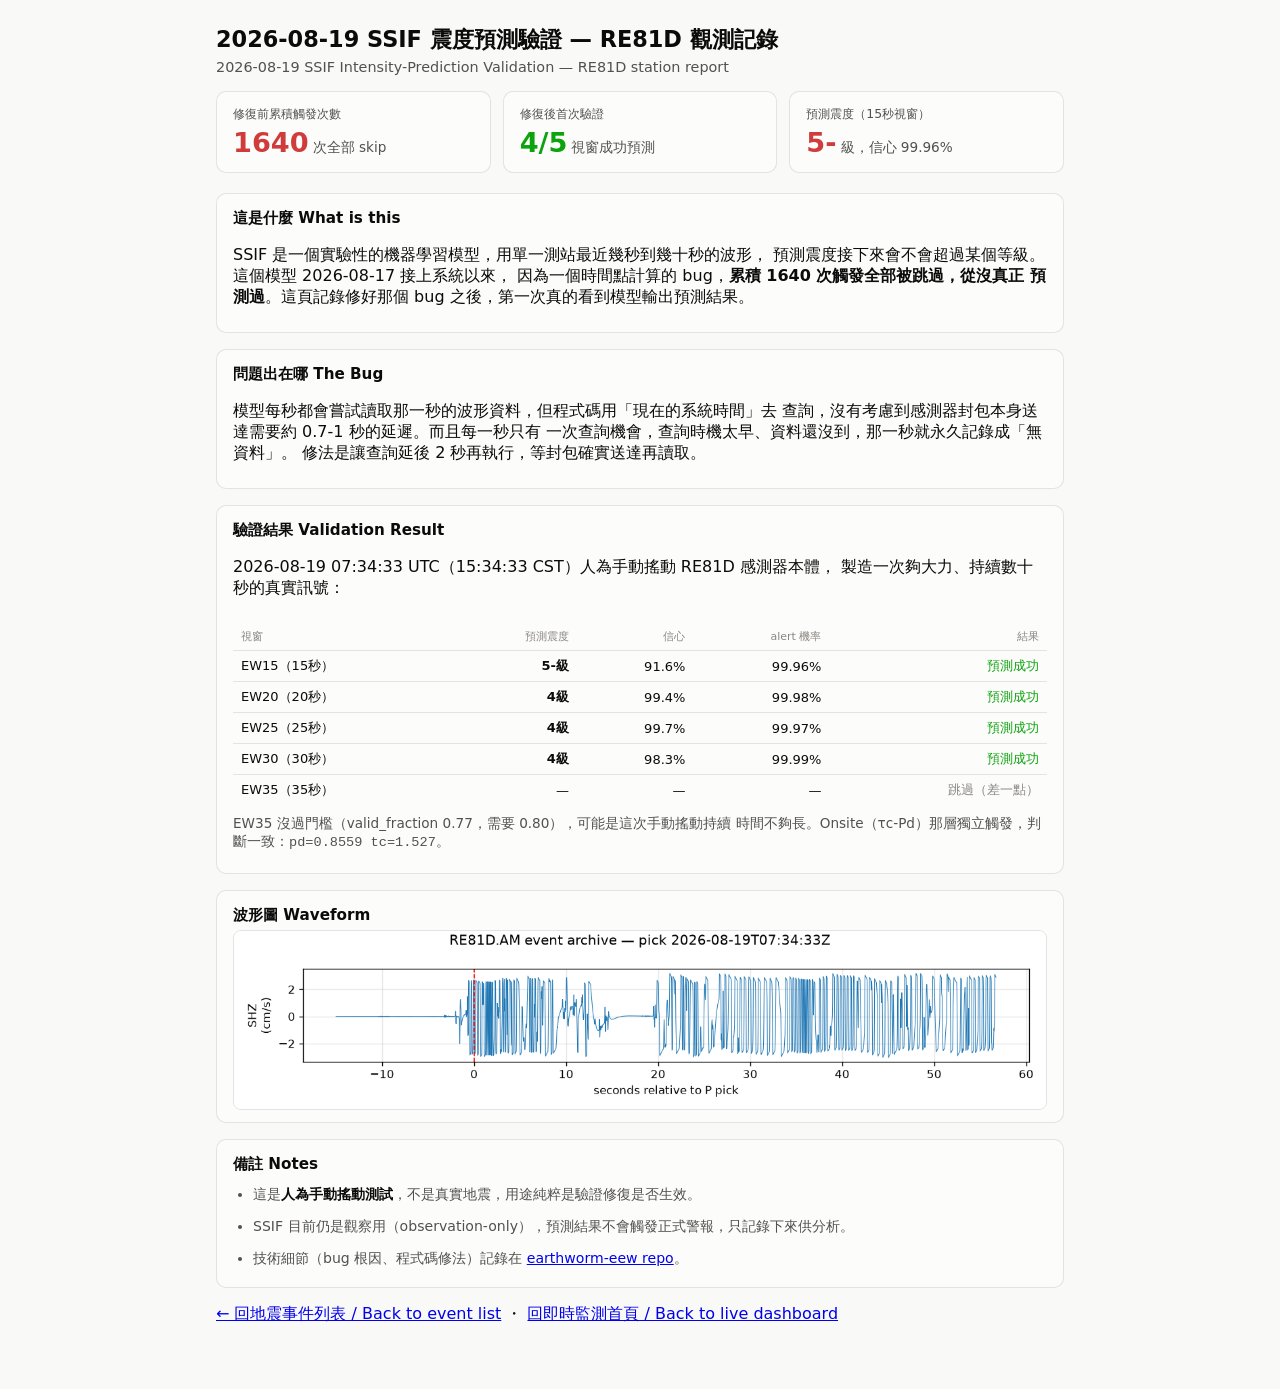
<file: events/2026-08-19-ssif-prediction-validation/index.html>
<!doctype html>
<html lang="zh-Hant">
<head>
<meta charset="utf-8">
<meta name="viewport" content="width=device-width, initial-scale=1">
<title>2026-08-19 SSIF 震度預測驗證 — RE81D 觀測記錄</title>
<meta name="description" content="RE81D 站 SSIF 機器學習震度預測模型首次成功產生預測結果的驗證記錄">
<link rel="icon" href="data:image/svg+xml,<svg xmlns=%22http://www.w3.org/2000/svg%22 viewBox=%220 0 100 100%22><text y=%22.9em%22 font-size=%2290%22>🌐</text></svg>">
<link rel="stylesheet" href="../../assets/style.css">
</head>
<body>
<div class="page">

  <header class="site-header">
    <div class="title-block">
      <h1>2026-08-19 SSIF 震度預測驗證 — RE81D 觀測記錄</h1>
      <p class="subtitle">2026-08-19 SSIF Intensity-Prediction Validation — RE81D station report</p>
    </div>
  </header>

  <section class="kpi-row" aria-label="重點結果">
    <div class="stat-tile">
      <div class="stat-label">修復前累積觸發次數</div>
      <div class="stat-value" style="color:var(--status-critical);">1640<span class="stat-unit">次全部 skip</span></div>
    </div>
    <div class="stat-tile">
      <div class="stat-label">修復後首次驗證</div>
      <div class="stat-value" style="color:var(--status-good);">4/5<span class="stat-unit">視窗成功預測</span></div>
    </div>
    <div class="stat-tile">
      <div class="stat-label">預測震度（15秒視窗）</div>
      <div class="stat-value" style="color:var(--status-critical);">5-<span class="stat-unit">級，信心 99.96%</span></div>
    </div>
  </section>

  <div class="chart-card">
    <div class="chart-card-head"><h2>這是什麼 What is this</h2></div>
    <p>SSIF 是一個實驗性的機器學習模型，用單一測站最近幾秒到幾十秒的波形，
    預測震度接下來會不會超過某個等級。這個模型 2026-08-17 接上系統以來，
    因為一個時間點計算的 bug，<strong>累積 1640 次觸發全部被跳過，從沒真正
    預測過</strong>。這頁記錄修好那個 bug 之後，第一次真的看到模型輸出預測結果。</p>
    <p lang="en" style="color:var(--text-secondary)">SSIF is an experimental
    ML model that predicts whether shaking intensity will exceed a given
    level from a single station's recent waveform. Since it was wired in on
    2026-08-17, a timing bug caused all 1640 attempts to be skipped without
    ever producing a real prediction. This page documents the first real
    output after the fix.</p>
  </div>

  <div class="chart-card">
    <div class="chart-card-head"><h2>問題出在哪 The Bug</h2></div>
    <p>模型每秒都會嘗試讀取那一秒的波形資料，但程式碼用「現在的系統時間」去
    查詢，沒有考慮到感測器封包本身送達需要約 0.7-1 秒的延遲。而且每一秒只有
    一次查詢機會，查詢時機太早、資料還沒到，那一秒就永久記錄成「無資料」。
    修法是讓查詢延後 2 秒再執行，等封包確實送達再讀取。</p>
  </div>

  <div class="chart-card">
    <div class="chart-card-head"><h2>驗證結果 Validation Result</h2></div>
    <p>2026-08-19 07:34:33 UTC（15:34:33 CST）人為手動搖動 RE81D 感測器本體，
    製造一次夠大力、持續數十秒的真實訊號：</p>
    <div class="table-wrap">
      <table style="width:100%; min-width:480px; border-collapse:collapse; font-size:13px; margin-top:8px;">
        <thead><tr>
          <th style="text-align:left; padding:6px 8px; border-bottom:1px solid var(--border); color:var(--text-muted); font-weight:500; font-size:11px;">視窗</th>
          <th style="text-align:right; padding:6px 8px; border-bottom:1px solid var(--border); color:var(--text-muted); font-weight:500; font-size:11px;">預測震度</th>
          <th style="text-align:right; padding:6px 8px; border-bottom:1px solid var(--border); color:var(--text-muted); font-weight:500; font-size:11px;">信心</th>
          <th style="text-align:right; padding:6px 8px; border-bottom:1px solid var(--border); color:var(--text-muted); font-weight:500; font-size:11px;">alert 機率</th>
          <th style="text-align:right; padding:6px 8px; border-bottom:1px solid var(--border); color:var(--text-muted); font-weight:500; font-size:11px;">結果</th>
        </tr></thead>
        <tbody>
          <tr><td style="padding:6px 8px; border-bottom:1px solid var(--border);">EW15（15秒）</td><td style="text-align:right; padding:6px 8px; border-bottom:1px solid var(--border); font-weight:600;">5-級</td><td style="text-align:right; padding:6px 8px; border-bottom:1px solid var(--border);">91.6%</td><td style="text-align:right; padding:6px 8px; border-bottom:1px solid var(--border);">99.96%</td><td style="text-align:right; padding:6px 8px; border-bottom:1px solid var(--border); color:var(--status-good);">預測成功</td></tr>
          <tr><td style="padding:6px 8px; border-bottom:1px solid var(--border);">EW20（20秒）</td><td style="text-align:right; padding:6px 8px; border-bottom:1px solid var(--border); font-weight:600;">4級</td><td style="text-align:right; padding:6px 8px; border-bottom:1px solid var(--border);">99.4%</td><td style="text-align:right; padding:6px 8px; border-bottom:1px solid var(--border);">99.98%</td><td style="text-align:right; padding:6px 8px; border-bottom:1px solid var(--border); color:var(--status-good);">預測成功</td></tr>
          <tr><td style="padding:6px 8px; border-bottom:1px solid var(--border);">EW25（25秒）</td><td style="text-align:right; padding:6px 8px; border-bottom:1px solid var(--border); font-weight:600;">4級</td><td style="text-align:right; padding:6px 8px; border-bottom:1px solid var(--border);">99.7%</td><td style="text-align:right; padding:6px 8px; border-bottom:1px solid var(--border);">99.97%</td><td style="text-align:right; padding:6px 8px; border-bottom:1px solid var(--border); color:var(--status-good);">預測成功</td></tr>
          <tr><td style="padding:6px 8px; border-bottom:1px solid var(--border);">EW30（30秒）</td><td style="text-align:right; padding:6px 8px; border-bottom:1px solid var(--border); font-weight:600;">4級</td><td style="text-align:right; padding:6px 8px; border-bottom:1px solid var(--border);">98.3%</td><td style="text-align:right; padding:6px 8px; border-bottom:1px solid var(--border);">99.99%</td><td style="text-align:right; padding:6px 8px; border-bottom:1px solid var(--border); color:var(--status-good);">預測成功</td></tr>
          <tr><td style="padding:6px 8px;">EW35（35秒）</td><td style="text-align:right; padding:6px 8px;">—</td><td style="text-align:right; padding:6px 8px;">—</td><td style="text-align:right; padding:6px 8px;">—</td><td style="text-align:right; padding:6px 8px; color:var(--text-muted);">跳過（差一點）</td></tr>
        </tbody>
      </table>
    </div>
    <p style="color:var(--text-secondary); font-size:0.85rem; margin-top:10px;">EW35 沒過門檻（valid_fraction 0.77，需要 0.80），可能是這次手動搖動持續
    時間不夠長。Onsite（τc-Pd）那層獨立觸發，判斷一致：<code>pd=0.8559 tc=1.527</code>。</p>
  </div>

  <div class="chart-card">
    <div class="chart-card-head"><h2>波形圖 Waveform</h2></div>
    <img src="waveform_RE81D.png" alt="RE81D velocity waveform for the 2026-08-19 manual shake test used to validate the SSIF prediction fix" style="max-width:100%; height:auto; border-radius:8px; border:1px solid var(--border);">
  </div>

  <div class="chart-card">
    <div class="chart-card-head"><h2>備註 Notes</h2></div>
    <ul class="arch-list">
      <li>這是<strong>人為手動搖動測試</strong>，不是真實地震，用途純粹是驗證修復是否生效。</li>
      <li>SSIF 目前仍是觀察用（observation-only），預測結果不會觸發正式警報，只記錄下來供分析。</li>
      <li>技術細節（bug 根因、程式碼修法）記錄在
        <a href="https://github.com/drewhui/earthworm-eew/tree/main/docs/events/2026-08-19_ssif_grace_period_validation">earthworm-eew repo</a>。</li>
    </ul>
  </div>

  <p><a href="../">&larr; 回地震事件列表 / Back to event list</a> ・
  <a href="../../">回即時監測首頁 / Back to live dashboard</a></p>

</div>
</body>
</html>
</file>
<file: assets/style.css>
:root {
  color-scheme: light;
  --surface-1:      #fcfcfb;
  --page-plane:     #f9f9f7;
  --text-primary:   #0b0b0b;
  --text-secondary: #52514e;
  --text-muted:     #898781;
  --gridline:       #e1e0d9;
  --baseline:       #c3c2b7;
  --border:         rgba(11,11,11,0.10);
  --series-1:       #2a78d6;   /* categorical slot 1 — blue, the single series everywhere */
  --status-good:     #0ca30c;
  --status-warning:  #fab219;
  --status-serious:  #ec835a;
  --status-critical: #d03b3b;
}

@media (prefers-color-scheme: dark) {
  :root:where(:not([data-theme="light"])) {
    color-scheme: dark;
    --surface-1:      #1a1a19;
    --page-plane:     #0d0d0d;
    --text-primary:   #ffffff;
    --text-secondary: #c3c2b7;
    --text-muted:     #898781;
    --gridline:       #2c2c2a;
    --baseline:       #383835;
    --border:         rgba(255,255,255,0.10);
    --series-1:       #3987e5;
    --status-good:     #0ca30c;
    --status-warning:  #fab219;
    --status-serious:  #ec835a;
    --status-critical: #d03b3b;
  }
}

:root[data-theme="dark"] {
  color-scheme: dark;
  --surface-1:      #1a1a19;
  --page-plane:     #0d0d0d;
  --text-primary:   #ffffff;
  --text-secondary: #c3c2b7;
  --text-muted:     #898781;
  --gridline:       #2c2c2a;
  --baseline:       #383835;
  --border:         rgba(255,255,255,0.10);
  --series-1:       #3987e5;
}

* { box-sizing: border-box; }

body {
  margin: 0;
  background: var(--page-plane);
  color: var(--text-primary);
  font-family: system-ui, -apple-system, "Segoe UI", sans-serif;
  -webkit-font-smoothing: antialiased;
}

.page {
  max-width: 880px;
  margin: 0 auto;
  padding: 24px 16px 48px;
}

.site-header {
  display: flex;
  align-items: flex-start;
  justify-content: space-between;
  gap: 12px;
  margin-bottom: 16px;
}

.site-header h1 {
  font-size: 1.4rem;
  margin: 0 0 4px;
}

.subtitle {
  margin: 0;
  color: var(--text-secondary);
  font-size: 0.9rem;
}

.header-controls {
  flex: none;
  display: flex;
  gap: 8px;
}

.theme-toggle {
  flex: none;
  width: 36px;
  height: 36px;
  border-radius: 50%;
  border: 1px solid var(--border);
  background: var(--surface-1);
  color: var(--text-primary);
  font-size: 1rem;
  cursor: pointer;
}
.theme-toggle:hover { background: var(--gridline); }

.lang-toggle {
  flex: none;
  height: 36px;
  padding: 0 12px;
  border-radius: 18px;
  border: 1px solid var(--border);
  background: var(--surface-1);
  color: var(--text-primary);
  font: inherit;
  font-size: 0.8rem;
  font-weight: 600;
  cursor: pointer;
}
.lang-toggle:hover { background: var(--gridline); }

:root:not([data-lang="en"]) [lang="en"] { display: none; }
:root[data-lang="en"] [lang="zh-Hant"] { display: none; }

.tab-nav {
  display: flex;
  gap: 4px;
  margin-bottom: 16px;
  border-bottom: 1px solid var(--border);
}

.tab-btn {
  appearance: none;
  border: none;
  background: none;
  color: var(--text-secondary);
  font: inherit;
  font-size: 0.88rem;
  font-weight: 600;
  padding: 8px 4px 10px;
  margin-right: 16px;
  cursor: pointer;
  border-bottom: 2px solid transparent;
}
.tab-btn:hover { color: var(--text-primary); }
.tab-btn[aria-selected="true"] {
  color: var(--text-primary);
  border-bottom-color: var(--series-1);
}

.tab-panel[hidden] { display: none; }

.stale-banner {
  display: flex;
  align-items: center;
  gap: 8px;
  background: var(--surface-1);
  border: 1px solid var(--status-warning);
  border-radius: 8px;
  padding: 10px 14px;
  margin-bottom: 16px;
  font-size: 0.88rem;
  color: var(--text-primary);
}

.status-dot {
  width: 10px;
  height: 10px;
  border-radius: 50%;
  flex: none;
  display: inline-block;
}
.status-good     { background: var(--status-good); }
.status-warning  { background: var(--status-warning); }
.status-serious  { background: var(--status-serious); }
.status-critical { background: var(--status-critical); }

.station-picker {
  display: flex;
  align-items: center;
  gap: 8px;
  margin-bottom: 16px;
}
.station-picker label {
  font-size: 0.82rem;
  color: var(--text-secondary);
}
.station-picker select {
  font: inherit;
  font-size: 0.85rem;
  font-weight: 600;
  color: var(--text-primary);
  background: var(--surface-1);
  border: 1px solid var(--border);
  border-radius: 8px;
  padding: 6px 10px;
  cursor: pointer;
}

.kpi-row {
  display: grid;
  grid-template-columns: repeat(3, 1fr);
  gap: 12px;
  margin-bottom: 20px;
}

.stat-tile {
  background: var(--surface-1);
  border: 1px solid var(--border);
  border-radius: 10px;
  padding: 14px 16px;
}

.stat-label {
  font-size: 0.78rem;
  color: var(--text-secondary);
}

.stat-value {
  font-size: 1.7rem;
  font-weight: 600;
  margin-top: 4px;
}

.stat-unit {
  font-size: 0.85rem;
  font-weight: 400;
  color: var(--text-secondary);
  margin-left: 4px;
}

.stat-badge {
  display: inline-flex;
  align-items: center;
  gap: 6px;
  margin-top: 6px;
  font-size: 0.82rem;
  color: var(--text-secondary);
}

.sparkline {
  width: 100%;
  height: 32px;
  margin-top: 8px;
  display: block;
}

.chart-card {
  background: var(--surface-1);
  border: 1px solid var(--border);
  border-radius: 10px;
  padding: 14px 16px 8px;
  margin-bottom: 16px;
}

.chart-card-head {
  display: flex;
  align-items: baseline;
  justify-content: space-between;
  margin-bottom: 4px;
}

.chart-card-head h2 {
  font-size: 0.95rem;
  margin: 0;
  font-weight: 600;
}

.chart-unit {
  font-size: 0.78rem;
  color: var(--text-muted);
}

.chart-grid {
  display: grid;
  grid-template-columns: 1fr 1fr;
  gap: 16px;
}
.chart-grid .chart-card { margin-bottom: 0; }

.chart-wrap { position: relative; }

.chart-svg {
  width: 100%;
  height: auto;
  display: block;
  touch-action: none;
}

.chart-svg .grid-line { stroke: var(--gridline); stroke-width: 1; }
.chart-svg .baseline { stroke: var(--baseline); stroke-width: 1; }
.chart-svg .series-line { fill: none; stroke: var(--series-1); stroke-width: 2; stroke-linejoin: round; stroke-linecap: round; }
.chart-svg .series-area { fill: var(--series-1); opacity: 0.10; }
.chart-svg .axis-label { fill: var(--text-muted); font-size: 9px; }
.chart-svg .crosshair { stroke: var(--text-muted); stroke-width: 1; opacity: 0; }
.chart-svg .hover-dot { fill: var(--series-1); stroke: var(--surface-1); stroke-width: 2; opacity: 0; }
.chart-svg .hit-layer { fill: transparent; cursor: crosshair; }

.sparkline .spark-line { fill: none; stroke: var(--text-muted); stroke-width: 1.5; }
.sparkline .spark-dot { fill: var(--series-1); }

.tooltip {
  position: absolute;
  pointer-events: none;
  background: var(--surface-1);
  border: 1px solid var(--border);
  border-radius: 6px;
  padding: 6px 10px;
  font-size: 0.78rem;
  box-shadow: 0 2px 8px rgba(0,0,0,0.15);
  transform: translate(-50%, -110%);
  white-space: nowrap;
}
.tooltip .tt-value { font-weight: 600; color: var(--text-primary); }
.tooltip .tt-time { color: var(--text-secondary); }

.empty-state {
  color: var(--text-muted);
  font-size: 0.85rem;
  padding: 24px 0;
  text-align: center;
}

.architecture .chart-card { padding-bottom: 14px; }
.architecture h2 { margin: 0; }
.architecture p { line-height: 1.7; font-size: 0.9rem; color: var(--text-primary); }
.architecture a { color: var(--series-1); }
.architecture code {
  font-family: ui-monospace, SFMono-Regular, Menlo, Consolas, monospace;
  font-size: 0.85em;
  background: var(--gridline);
  padding: 1px 5px;
  border-radius: 4px;
}

.arch-intro {
  line-height: 1.8;
  font-size: 0.92rem;
  color: var(--text-secondary);
  margin: 0 0 16px;
}
.arch-intro strong { color: var(--text-primary); }

.arch-list {
  margin: 8px 0 4px;
  padding-left: 20px;
  font-size: 0.88rem;
  line-height: 1.7;
  color: var(--text-secondary);
}
.arch-list li { margin-bottom: 8px; }
.arch-list strong { color: var(--text-primary); }
.arch-list-ordered { padding-left: 22px; }

.table-wrap { overflow-x: auto; margin-top: 8px; }

.arch-table {
  width: 100%;
  border-collapse: collapse;
  font-size: 0.85rem;
}
.arch-table th, .arch-table td {
  text-align: left;
  padding: 8px 10px;
  border-bottom: 1px solid var(--gridline);
  vertical-align: top;
}
.arch-table th { color: var(--text-muted); font-weight: 600; font-size: 0.78rem; }
.arch-table td:first-child { white-space: nowrap; color: var(--text-primary); }
.arch-table td:last-child { color: var(--text-secondary); }

.pipeline {
  display: flex;
  align-items: center;
  flex-wrap: wrap;
  gap: 8px;
  margin: 10px 0;
}
.pipeline-branch { justify-content: center; margin: 2px 0; }

.pipe-box {
  background: var(--page-plane);
  border: 1px solid var(--border);
  border-radius: 8px;
  padding: 8px 12px;
  font-size: 0.82rem;
  font-weight: 600;
  color: var(--text-primary);
  text-align: center;
  flex: 1 1 auto;
  min-width: 140px;
}
.pipe-sub {
  display: block;
  font-size: 0.72rem;
  font-weight: 400;
  color: var(--text-muted);
  margin-top: 2px;
}
.pipe-arrow {
  color: var(--text-muted);
  font-size: 0.8rem;
  white-space: nowrap;
  flex: none;
}

.site-footer {
  margin-top: 24px;
  color: var(--text-muted);
  font-size: 0.78rem;
  line-height: 1.6;
}
.site-footer p { margin: 4px 0; }
.site-footer a { color: var(--series-1); }

@media (max-width: 640px) {
  .kpi-row { grid-template-columns: 1fr; }
  .chart-grid { grid-template-columns: 1fr; }
}
</file>
